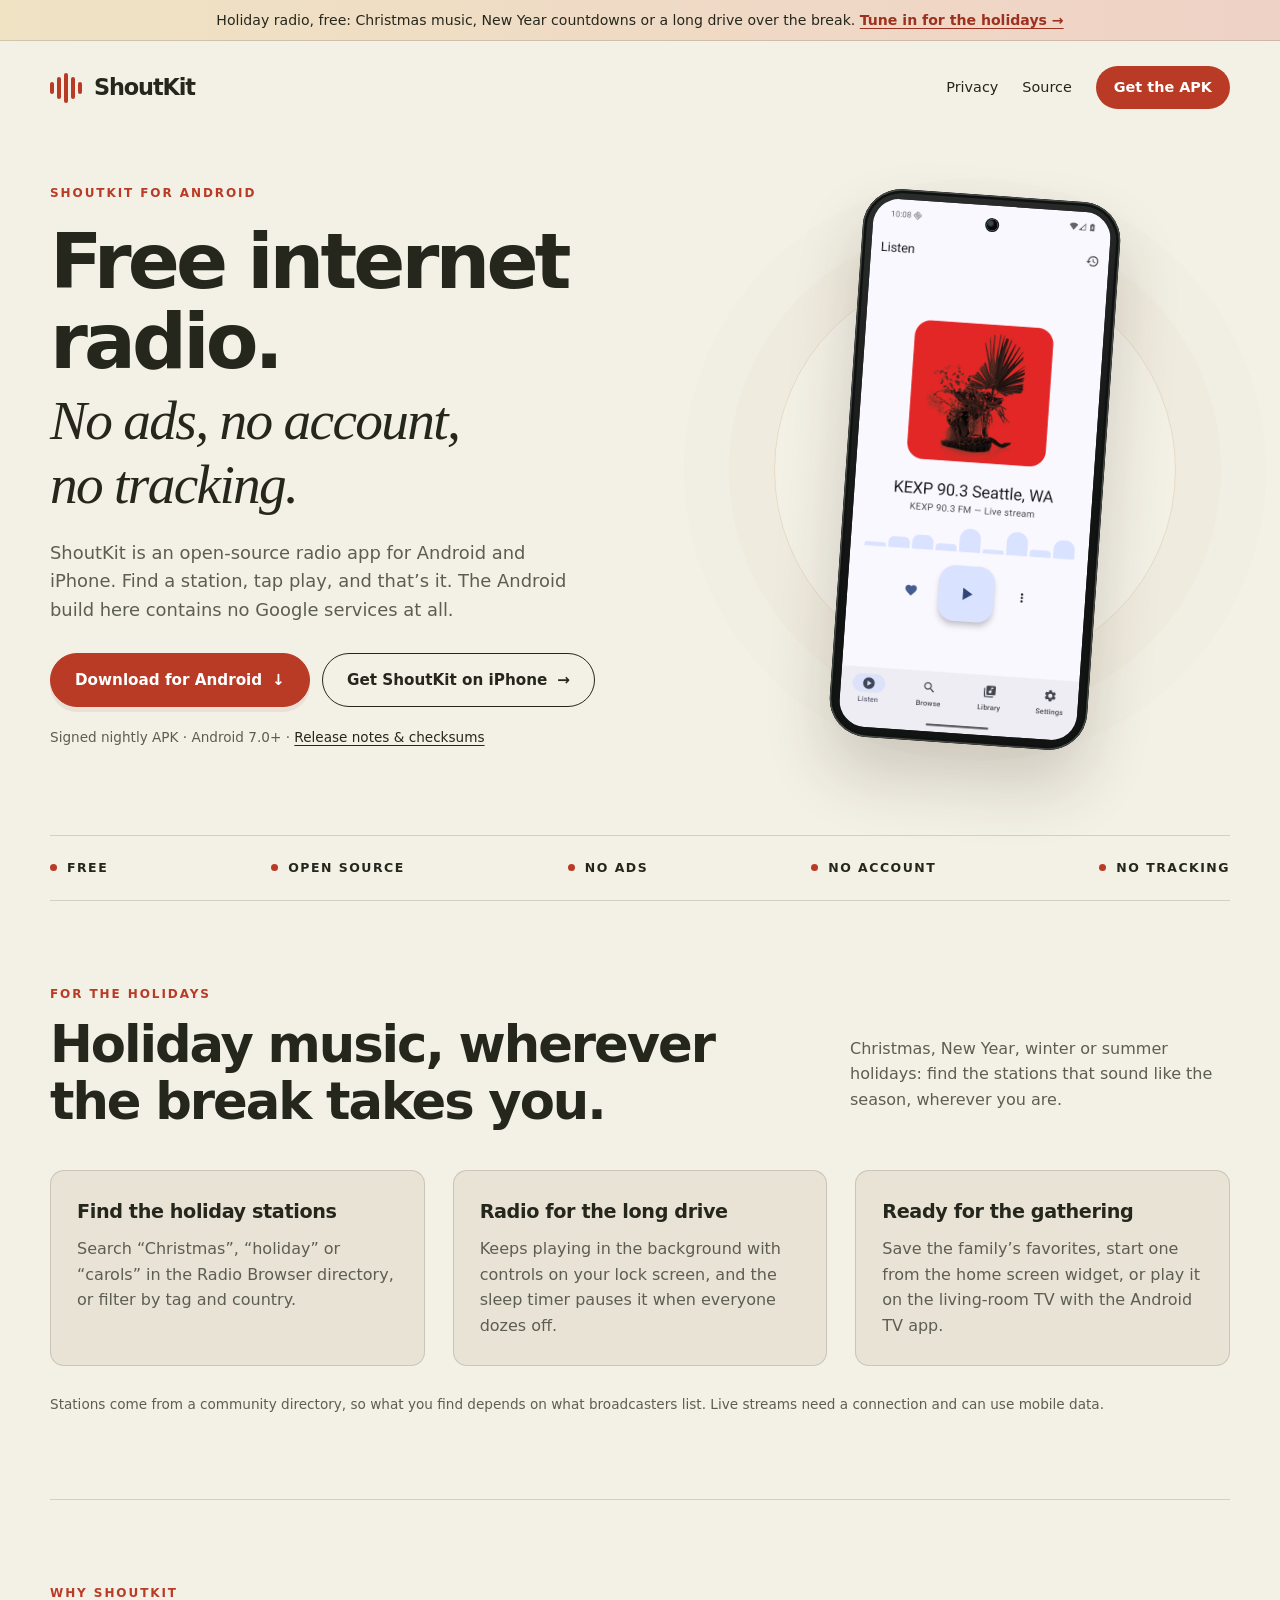
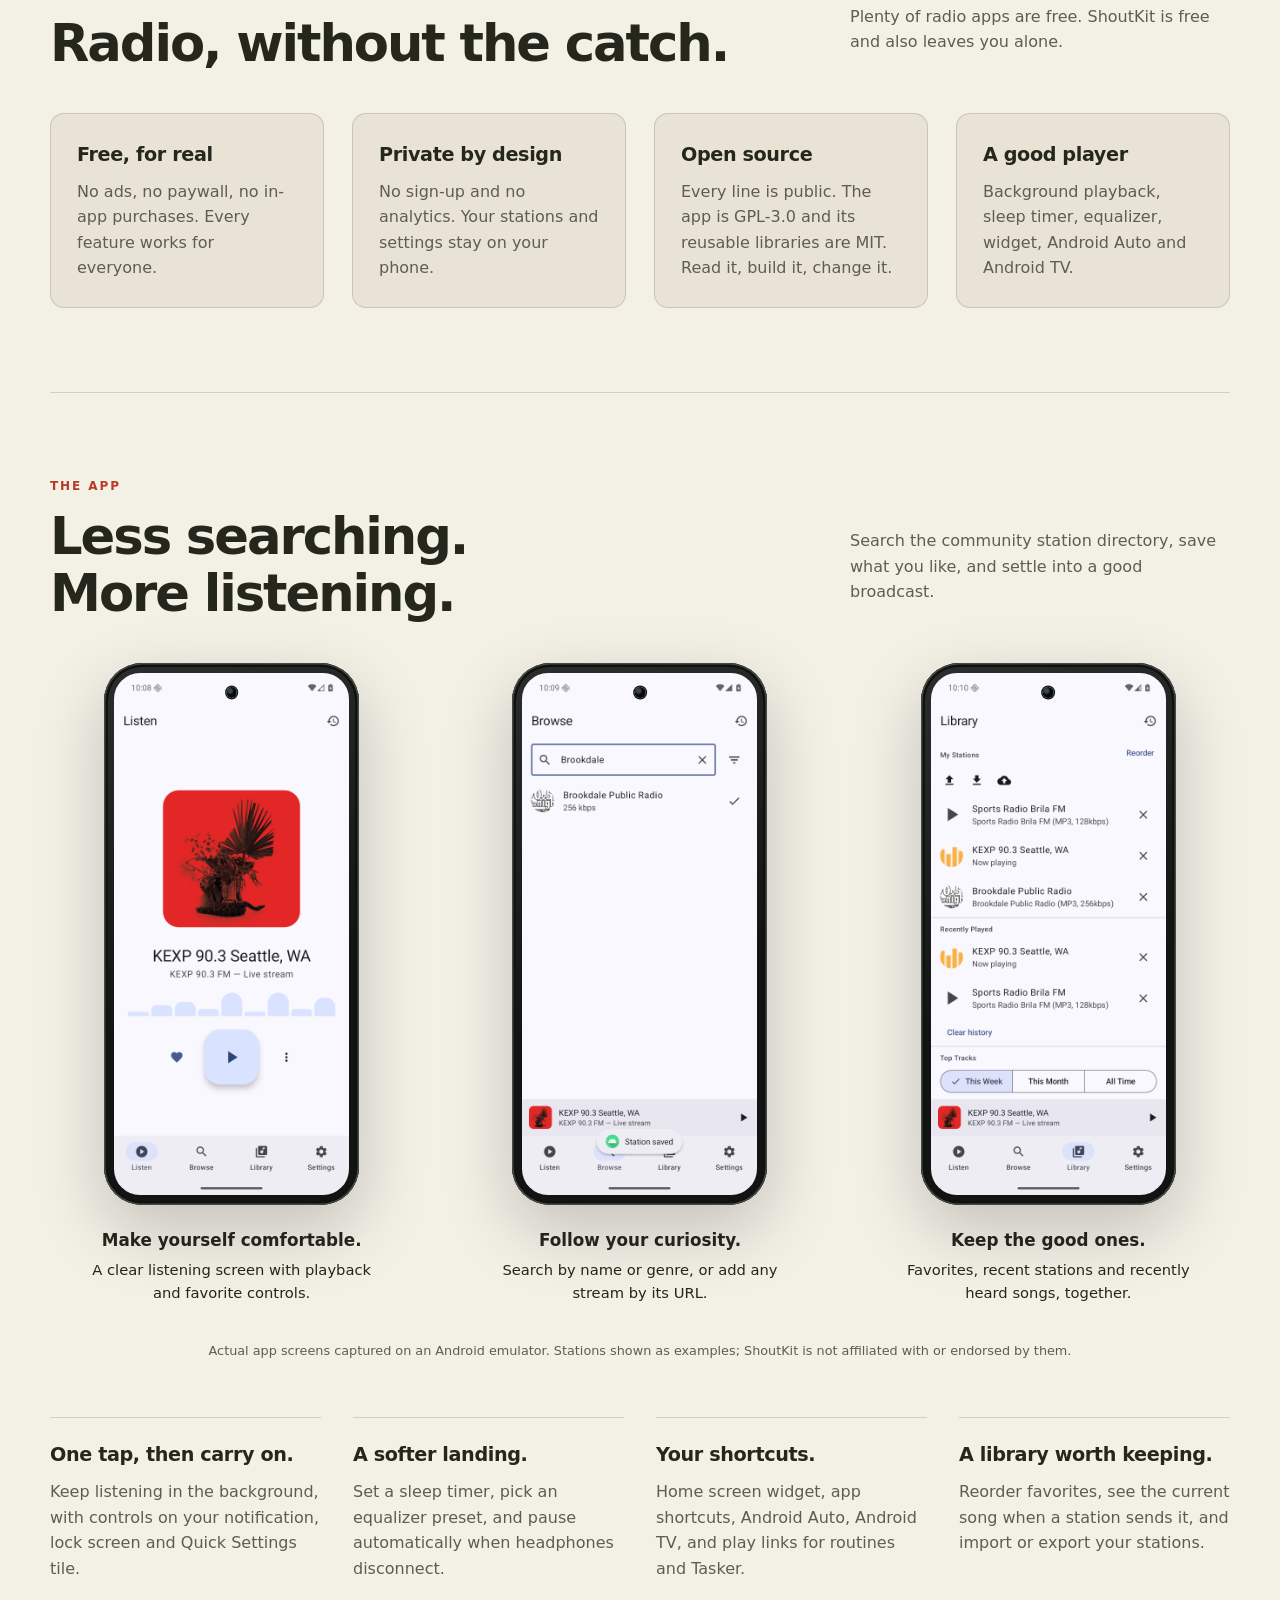
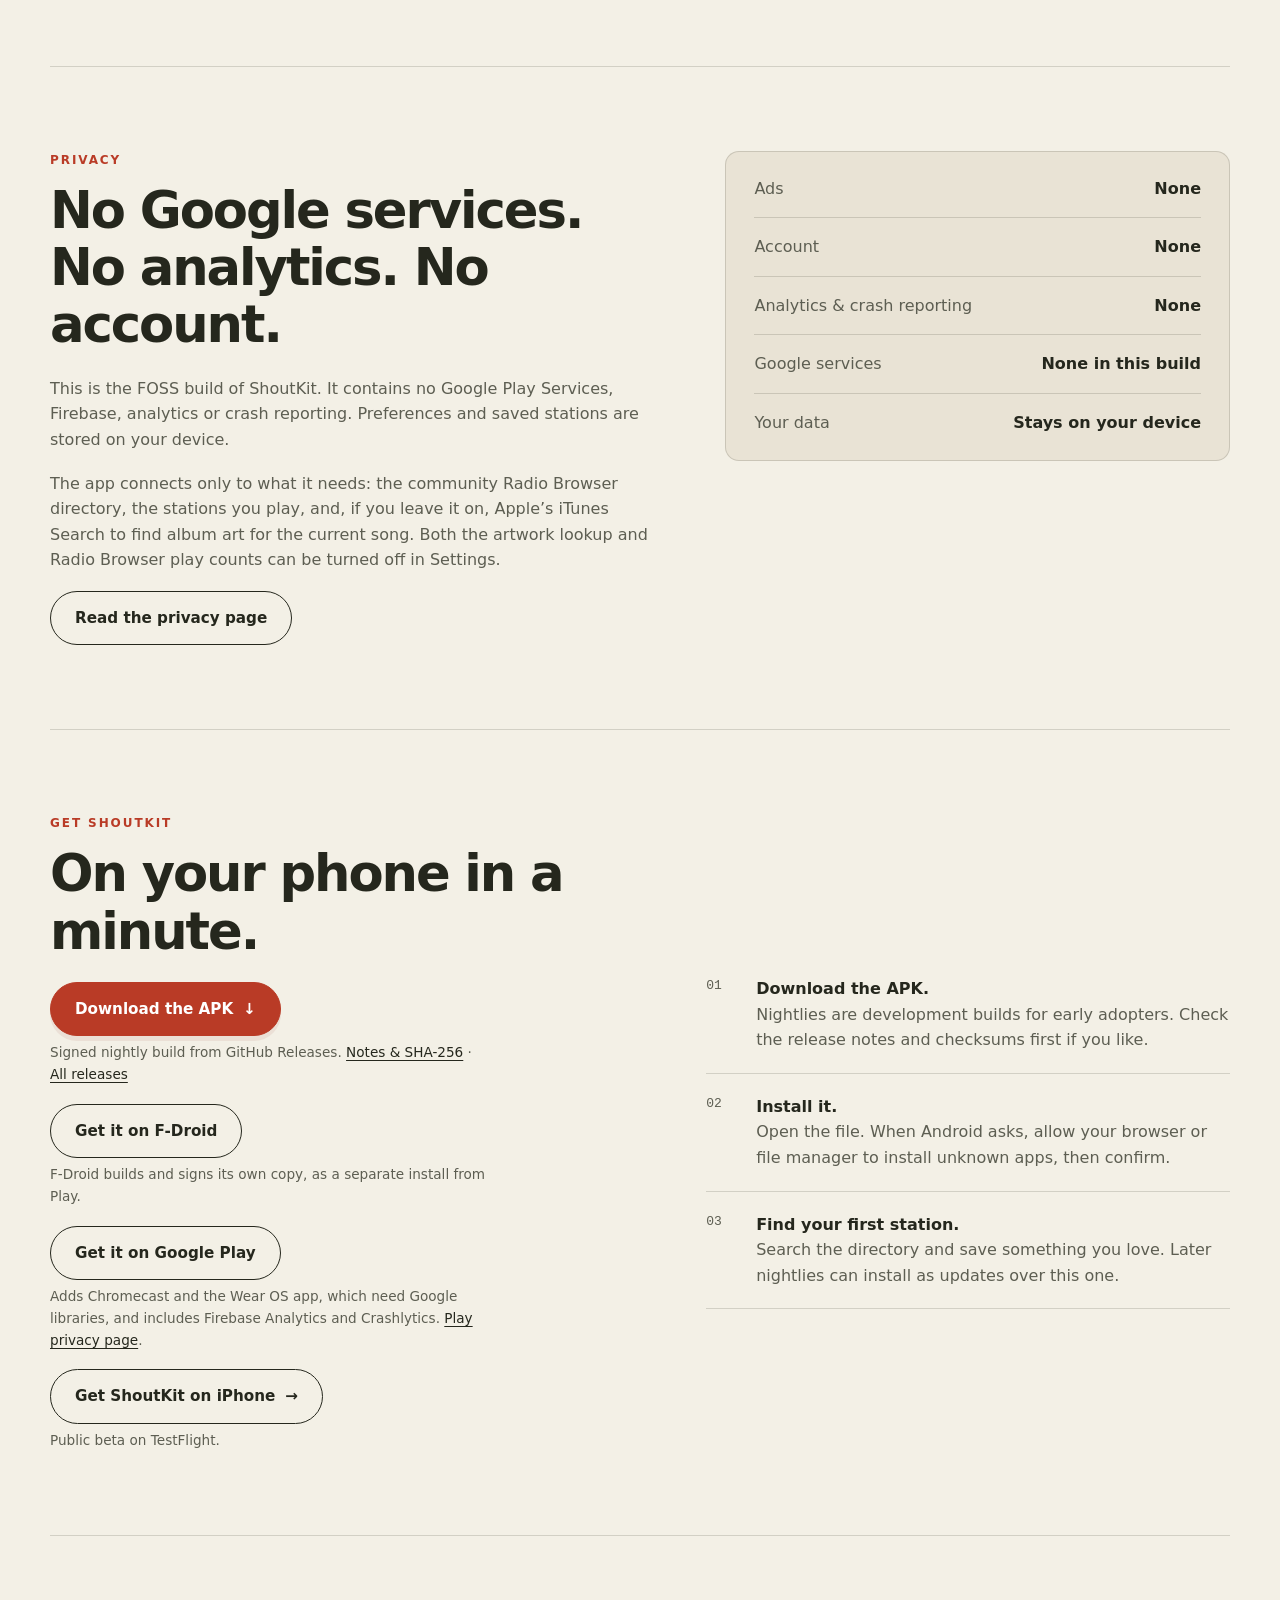
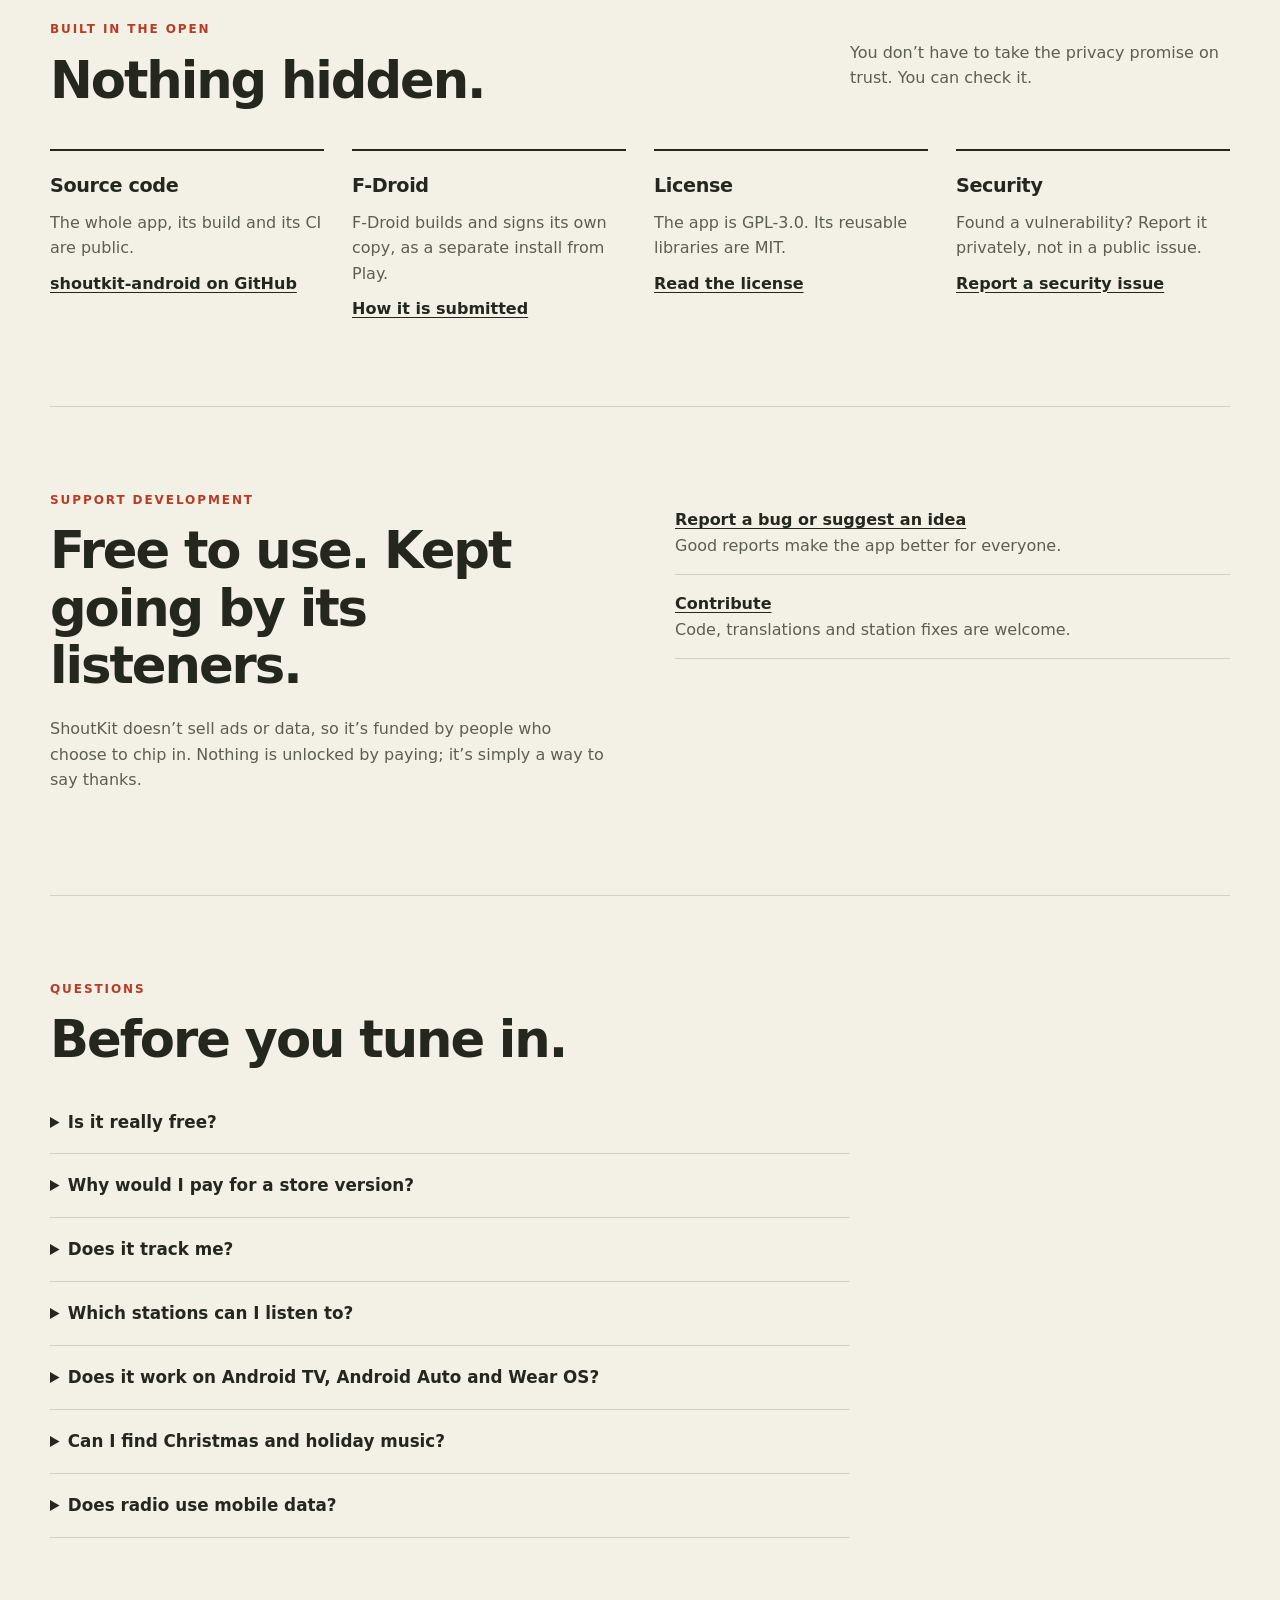
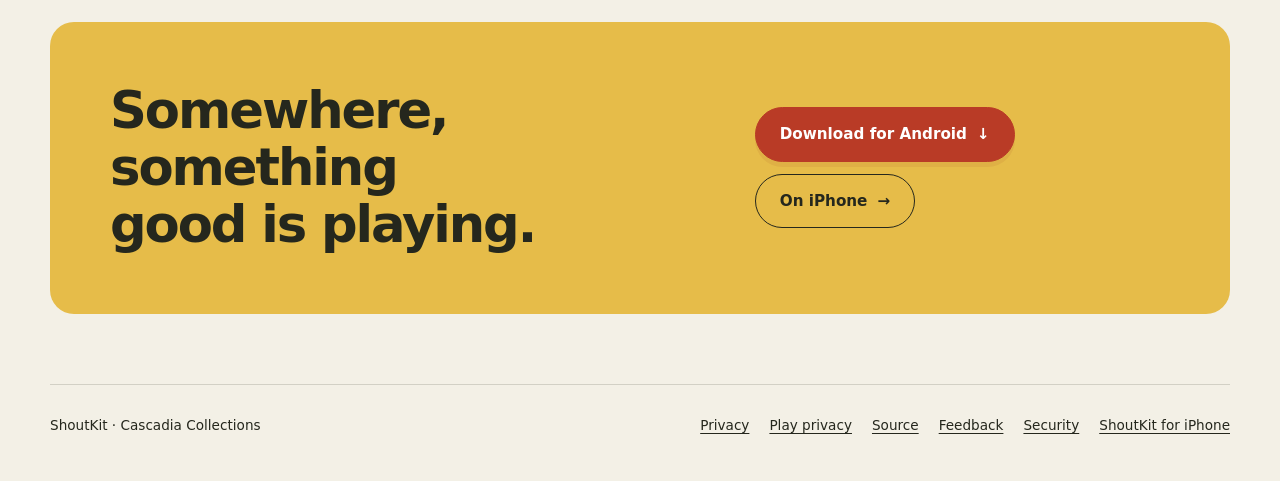
<file: index.html>
<!doctype html>
<html lang="en">
<head>
<meta charset="utf-8">
<meta name="viewport" content="width=device-width,initial-scale=1">
<title>ShoutKit for Android: free Christmas &amp; holiday radio, no ads</title>
<meta name="description" content="Free, open-source internet radio for Android. Search Christmas and holiday music stations from around the world, with no ads, no account and no tracking. The FOSS APK contains no Google services. Also on iPhone.">
<meta name="theme-color" content="#f3f0e6">
<link rel="canonical" href="https://cascadiacollections.github.io/shoutkit-android/">
<meta property="og:type" content="website">
<meta property="og:site_name" content="ShoutKit">
<meta property="og:locale" content="en_US">
<meta property="og:title" content="ShoutKit: free holiday radio, no ads, no tracking">
<meta property="og:description" content="Free, open-source internet radio for Android and iPhone. Find Christmas and holiday stations for the trip or the family gathering. No ads, no account, no tracking.">
<meta property="og:url" content="https://cascadiacollections.github.io/shoutkit-android/">
<meta property="og:image" content="https://cascadiacollections.github.io/shoutkit-android/assets/social.png">
<meta property="og:image:width" content="1200">
<meta property="og:image:height" content="630">
<meta property="og:image:alt" content="ShoutKit: free internet radio. No ads, no account, no tracking.">
<meta name="twitter:card" content="summary_large_image">
<meta name="twitter:title" content="ShoutKit: free holiday radio, no ads, no tracking">
<meta name="twitter:description" content="Free, open-source internet radio for Android and iPhone. Christmas and holiday stations, with no ads, no account and no tracking.">
<meta name="twitter:image:alt" content="ShoutKit: free internet radio. No ads, no account, no tracking.">
<meta name="twitter:image" content="https://cascadiacollections.github.io/shoutkit-android/assets/social.png">
<link rel="icon" href="assets/icon.svg" type="image/svg+xml">
<link rel="stylesheet" href="style.css">
<script type="application/ld+json">
{
 "@context": "https://schema.org",
 "@graph": [
  {
   "@type": "WebSite",
   "@id": "https://cascadiacollections.github.io/shoutkit-android/#website",
   "url": "https://cascadiacollections.github.io/shoutkit-android/",
   "name": "ShoutKit for Android",
   "description": "Free, open-source internet radio for Android and iPhone. No ads, no account, no tracking.",
   "inLanguage": "en-US"
  },
  {
   "@type": "MobileApplication",
   "@id": "https://cascadiacollections.github.io/shoutkit-android/#app",
   "name": "ShoutKit",
   "applicationCategory": "MultimediaApplication",
   "applicationSubCategory": "Internet radio player",
   "operatingSystem": "Android 7.0 or later",
   "url": "https://cascadiacollections.github.io/shoutkit-android/",
   "downloadUrl": "https://github.com/cascadiacollections/shoutkit-android/releases",
   "image": "https://cascadiacollections.github.io/shoutkit-android/assets/social.png",
   "screenshot": [
    "https://cascadiacollections.github.io/shoutkit-android/assets/listen.webp",
    "https://cascadiacollections.github.io/shoutkit-android/assets/search.webp",
    "https://cascadiacollections.github.io/shoutkit-android/assets/library.webp"
   ],
   "description": "Free, open-source internet radio for Android, as a signed FOSS APK with no Google services. Search stations from the Radio Browser community directory, including Christmas and holiday music. No ads, no account, no tracking.",
   "offers": {
    "@type": "Offer",
    "price": "0",
    "priceCurrency": "USD"
   },
   "isAccessibleForFree": true,
   "license": "https://github.com/cascadiacollections/shoutkit-android/blob/main/LICENSE",
   "sameAs": [
    "https://github.com/cascadiacollections/shoutkit-android"
   ],
   "author": {
    "@type": "Organization",
    "name": "Cascadia Collections",
    "url": "https://github.com/cascadiacollections"
   }
  },
  {
   "@type": "FAQPage",
   "@id": "https://cascadiacollections.github.io/shoutkit-android/#faq",
   "mainEntity": [
    {
     "@type": "Question",
     "name": "Is it really free?",
     "acceptedAnswer": {
      "@type": "Answer",
      "text": "Yes. No ads, no subscription and no in-app purchases. The app is open source under the GPL-3.0, and the build on this page is free and will stay free."
     }
    },
    {
     "@type": "Question",
     "name": "Why would I pay for a store version?",
     "acceptedAnswer": {
      "@type": "Answer",
      "text": "You don’t have to. Store pricing hasn’t been decided. If a store build ever costs something, you’d be paying for the convenience of installing and updating through that store, and helping fund development, not unlocking features. The differences between builds come from Google’s libraries. The Google Play build adds Chromecast and the Wear OS app, and includes Firebase Analytics and Crashlytics. What that build collects is on its privacy page, https://cascadiacollections.github.io/shoutkit-android/privacy/play/. The FOSS build on this page has none of them."
     }
    },
    {
     "@type": "Question",
     "name": "Does it track me?",
     "acceptedAnswer": {
      "@type": "Answer",
      "text": "No. There are no ads, no analytics, no crash reporting and no account. The app does talk to the services it needs: the Radio Browser directory (which by default is told when you start one of its stations, so popular stations rank higher), the stations you play, and Apple’s iTunes Search for album art. You can turn off the play counts and the artwork lookup in Settings. Details are on the privacy page."
     }
    },
    {
     "@type": "Question",
     "name": "Which stations can I listen to?",
     "acceptedAnswer": {
      "@type": "Answer",
      "text": "Thousands. Station search uses Radio Browser, a free, community-run directory that anyone can add to or correct. If a station isn’t listed, you can add it in ShoutKit by its stream URL."
     }
    },
    {
     "@type": "Question",
     "name": "Does it work on Android TV, Android Auto and Wear OS?",
     "acceptedAnswer": {
      "@type": "Answer",
      "text": "Android TV and Android Auto work in this build. Android Auto only shows apps installed outside Google Play after you turn on Unknown sources in its developer settings. The Wear OS companion and Chromecast need Google libraries, so they come with the Google Play build."
     }
    },
    {
     "@type": "Question",
     "name": "Can I find Christmas and holiday music?",
     "acceptedAnswer": {
      "@type": "Answer",
      "text": "Yes. Search for “Christmas”, “holiday” or “carols”, or open the filters to narrow by tag and country. Stations come from Radio Browser, so what you find depends on what broadcasters and volunteers have listed."
     }
    },
    {
     "@type": "Question",
     "name": "Does radio use mobile data?",
     "acceptedAnswer": {
      "@type": "Answer",
      "text": "Yes. Live streams need a connection and can use mobile data. Use Wi-Fi when you want to save your data allowance."
     }
    }
   ]
  }
 ]
}
</script>
<script>
// Every channel URL lives here. A channel shows on the page only while its URL
// is a confirmed https:// link; leave "" and its button stays hidden. The APK
// download is not here: the nightly workflow rewrites the data-nightly-download
// anchors, and nightly.js moves them to the latest tagged release once that
// release carries a signed APK.
window.SHOUTKIT_LINKS = {
  releases: "https://github.com/cascadiacollections/shoutkit-android/releases",
  fdroid: "",   // https://f-droid.org/packages/com.cascadiacollections.sir.foss/ once listed
  play: "",     // https://play.google.com/store/apps/details?id=com.cascadiacollections.sir once live
  sponsors: ""  // https://github.com/sponsors/KevinTCoughlin once the profile is live
};
</script>
</head>
<body>
<a class="skip" href="#main">Skip to content</a>
<!-- Black Friday / Cyber Monday: promo.js reveals this inside the window. Hidden with no JS. -->
<div class="bf-banner" id="bf-banner" role="region" aria-label="Black Friday and Cyber Monday" hidden>
<div class="bf-banner-inner">
<p>Black Friday through Cyber Monday: skip the checkout line. ShoutKit is free, with no ads, no account and no tracking.</p>
<div class="bf-banner-actions">
<a class="button primary" data-nightly-download href="https://github.com/cascadiacollections/shoutkit-android/releases/download/nightly-46118397986-1/shoutkit-android-nightly.apk">Download for Android <span aria-hidden="true">↓</span></a>
<button type="button" class="bf-dismiss" data-promo-dismiss aria-label="Dismiss Black Friday promotion">Dismiss</button>
</div>
</div>
</div>
<!-- Holiday promo: hides itself after data-until (script at the end of the page). -->
<div class="promo-bar" id="promo-bar" data-until="2027-01-07">Holiday radio, free: Christmas music, New Year countdowns or a long drive over the break. <a href="#holidays">Tune in for the holidays →</a></div>
<div class="wrap">
<nav aria-label="Main">
<a class="brand" href="./">
<span class="brandmark" aria-hidden="true">
<i>
</i>
<i>
</i>
<i>
</i>
<i>
</i>
<i>
</i>
</span>ShoutKit</a>
<div class="navlinks">
<a class="opt" href="#privacy">Privacy</a>
<a class="opt" href="https://github.com/cascadiacollections/shoutkit-android">Source</a>
<a class="navdownload" data-nightly-download href="https://github.com/cascadiacollections/shoutkit-android/releases/download/nightly-46118397986-1/shoutkit-android-nightly.apk">Get the APK</a>
</div>
</nav>
<main id="main">
<div class="hero">
<div>
<p class="eyebrow">ShoutKit for Android</p>
<h1>Free internet radio.<br>
<span>No ads, no account, no&nbsp;tracking.</span>
</h1>
<p class="intro muted">ShoutKit is an open-source radio app for Android and iPhone. Find a station, tap play, and that’s it. The Android build here contains no Google services at all.</p>
<div class="buttons">
<a class="button primary" data-nightly-download href="https://github.com/cascadiacollections/shoutkit-android/releases/download/nightly-46118397986-1/shoutkit-android-nightly.apk">Download for Android <span aria-hidden="true">↓</span>
</a>
<a class="button" href="https://cascadiacollections.github.io/shoutkit/">Get ShoutKit on iPhone <span aria-hidden="true">→</span>
</a>
</div>
<p class="small muted"><span data-release-text="Signed release {version}">Signed nightly APK</span> · Android 7.0+ · <a class="inline" data-nightly-notes href="https://github.com/cascadiacollections/shoutkit-android/releases/tag/nightly-46118397986-1">Release notes &amp; checksums</a></p>
</div>
<div class="heroart">
<div class="phone">
<img src="assets/listen.webp" alt="ShoutKit playing KEXP 90.3 Seattle, with play, favorite and menu controls" width="1080" height="2400" fetchpriority="high">
</div>
</div>
</div>
<ul class="signal">
<li>Free</li>
<li>Open source</li>
<li>No ads</li>
<li>No account</li>
<li>No tracking</li>
</ul>
<section id="bf-promo" aria-labelledby="bf-promo-title" hidden>
<p class="eyebrow">Black Friday through Cyber Monday</p>
<h2 id="bf-promo-title">Skip the checkout line.</h2>
<p class="muted bf-lead">The Android build on this page is free to download and free to keep. No ads, no account and no tracking. Stations and settings stay on your phone.</p>
<a class="button primary" data-nightly-download href="https://github.com/cascadiacollections/shoutkit-android/releases/download/nightly-46118397986-1/shoutkit-android-nightly.apk">Download for Android <span aria-hidden="true">↓</span></a>
</section>
<section id="holidays" class="holiday" aria-labelledby="holidays-title">
<div class="sectionhead">
<div>
<p class="eyebrow">For the holidays</p>
<h2 id="holidays-title">Holiday music, wherever the break takes you.</h2>
</div>
<p class="muted">Christmas, New Year, winter or summer holidays: find the stations that sound like the season, wherever you are.</p>
</div>
<div class="benefits holidaygrid">
<article>
<h3>Find the holiday stations</h3>
<p class="muted">Search “Christmas”, “holiday” or “carols” in the Radio Browser directory, or filter by tag and country.</p>
</article>
<article>
<h3>Radio for the long drive</h3>
<p class="muted">Keeps playing in the background with controls on your lock screen, and the sleep timer pauses it when everyone dozes off.</p>
</article>
<article>
<h3>Ready for the gathering</h3>
<p class="muted">Save the family’s favorites, start one from the home screen widget, or play it on the living-room TV with the Android TV app.</p>
</article>
</div>
<p class="small muted holidaynote">Stations come from a community directory, so what you find depends on what broadcasters list. Live streams need a connection and can use mobile data.</p>
</section>
<section id="why" aria-labelledby="why-title">
<div class="sectionhead">
<div>
<p class="eyebrow">Why ShoutKit</p>
<h2 id="why-title">Radio, without the catch.</h2>
</div>
<p class="muted">Plenty of radio apps are free. ShoutKit is free and also leaves you alone.</p>
</div>
<div class="benefits">
<article>
<h3>Free, for real</h3>
<p class="muted">No ads, no paywall, no in-app purchases. Every feature works for everyone.</p>
</article>
<article>
<h3>Private by design</h3>
<p class="muted">No sign-up and no analytics. Your stations and settings stay on your phone.</p>
</article>
<article>
<h3>Open source</h3>
<p class="muted">Every line is public. The app is GPL-3.0 and its reusable libraries are MIT. Read it, build it, change it.</p>
</article>
<article>
<h3>A good player</h3>
<p class="muted">Background playback, sleep timer, equalizer, widget, Android Auto and Android TV.</p>
</article>
</div>
</section>
<section id="experience" aria-labelledby="experience-title">
<div class="sectionhead">
<div>
<p class="eyebrow">The app</p>
<h2 id="experience-title">Less searching.<br>More listening.</h2>
</div>
<p class="muted">Search the community station directory, save what you like, and settle into a good broadcast.</p>
</div>
<div class="gallery">
<figure>
<div class="phone">
<img src="assets/listen.webp" alt="ShoutKit Listen screen tuned to KEXP 90.3 Seattle" width="1080" height="2400" loading="lazy">
</div>
<figcaption>
<strong>Make yourself comfortable.</strong>A clear listening screen with playback and favorite controls.</figcaption>
</figure>
<figure>
<div class="phone">
<img src="assets/search.webp" alt="ShoutKit Browse search result for Brookdale Public Radio" width="1080" height="2400" loading="lazy">
</div>
<figcaption>
<strong>Follow your curiosity.</strong>Search by name or genre, or add any stream by its URL.</figcaption>
</figure>
<figure>
<div class="phone">
<img src="assets/library.webp" alt="ShoutKit Library with KEXP and Brookdale Public Radio saved" width="1080" height="2400" loading="lazy">
</div>
<figcaption>
<strong>Keep the good ones.</strong>Favorites, recent stations and recently heard songs, together.</figcaption>
</figure>
</div>
<p class="shotnote">Actual app screens captured on an Android emulator. Stations shown as examples; ShoutKit is not affiliated with or endorsed by them.</p>
<div class="featuregrid">
<article>
<h3>One tap, then carry on.</h3>
<p class="muted">Keep listening in the background, with controls on your notification, lock screen and Quick Settings tile.</p>
</article>
<article>
<h3>A softer landing.</h3>
<p class="muted">Set a sleep timer, pick an equalizer preset, and pause automatically when headphones disconnect.</p>
</article>
<article>
<h3>Your shortcuts.</h3>
<p class="muted">Home screen widget, app shortcuts, Android Auto, Android TV, and play links for routines and Tasker.</p>
</article>
<article>
<h3>A library worth keeping.</h3>
<p class="muted">Reorder favorites, see the current song when a station sends it, and import or export your stations.</p>
</article>
</div>
</section>
<section id="privacy" class="open" aria-labelledby="privacy-title">
<div>
<p class="eyebrow">Privacy</p>
<h2 id="privacy-title">No Google services. No analytics. No account.</h2>
<p class="muted">This is the FOSS build of ShoutKit. It contains no Google Play Services, Firebase, analytics or crash reporting. Preferences and saved stations are stored on your device.</p>
<p class="muted">The app connects only to what it needs: the community Radio Browser directory, the stations you play, and, if you leave it on, Apple’s iTunes Search to find album art for the current song. Both the artwork lookup and Radio Browser play counts can be turned off in Settings.</p>
<a class="button" href="privacy/">Read the privacy page</a>
</div>
<ul class="facts">
<li><span>Ads</span>None</li>
<li><span>Account</span>None</li>
<li><span>Analytics &amp; crash reporting</span>None</li>
<li><span>Google services</span>None in this build</li>
<li><span>Your data</span>Stays on your device</li>
</ul>
</section>
<section id="download" class="install" aria-labelledby="download-title">
<div>
<p class="eyebrow">Get ShoutKit</p>
<h2 id="download-title">On your phone in a minute.</h2>
<ul class="stores">
<li>
<a class="button primary" data-nightly-download href="https://github.com/cascadiacollections/shoutkit-android/releases/download/nightly-46118397986-1/shoutkit-android-nightly.apk">Download the APK <span aria-hidden="true">↓</span></a>
<span class="small muted"><span data-release-text="Signed release {version} from GitHub Releases.">Signed nightly build from GitHub Releases.</span> <a class="inline" data-nightly-notes href="https://github.com/cascadiacollections/shoutkit-android/releases/tag/nightly-46118397986-1">Notes &amp; SHA-256</a><span data-link="releases" hidden> · <a class="inline" data-link="releases">All releases</a></span></span>
</li>
<li data-link="fdroid" hidden>
<a class="button" data-link="fdroid">Get it on F-Droid</a>
<span class="small muted">F-Droid builds and signs its own copy, as a separate install from Play.</span>
</li>
<li data-link="play" hidden>
<a class="button" data-link="play">Get it on Google Play</a>
<span class="small muted">Adds Chromecast and the Wear OS app, which need Google libraries, and includes Firebase Analytics and Crashlytics. <a class="inline" href="privacy/play/">Play privacy page</a>.</span>
</li>
<li>
<a class="button" href="https://cascadiacollections.github.io/shoutkit/">Get ShoutKit on iPhone <span aria-hidden="true">→</span></a>
<span class="small muted">Public beta on TestFlight.</span>
</li>
</ul>
</div>
<ol class="steps">
<li>
<strong>Download the APK.</strong>
<span class="muted" data-release-text="Check the release notes and checksums first if you like.">Nightlies are development builds for early adopters. Check the release notes and checksums first if you like.</span>
</li>
<li>
<strong>Install it.</strong>
<span class="muted">Open the file. When Android asks, allow your browser or file manager to install unknown apps, then confirm.</span>
</li>
<li>
<strong>Find your first station.</strong>
<span class="muted" data-release-text="Search the directory and save something you love. Later releases install as updates over this one.">Search the directory and save something you love. Later nightlies can install as updates over this one.</span>
</li>
</ol>
</section>
<section id="open" aria-labelledby="open-title">
<div class="sectionhead">
<div>
<p class="eyebrow">Built in the open</p>
<h2 id="open-title">Nothing hidden.</h2>
</div>
<p class="muted">You don’t have to take the privacy promise on trust. You can check it.</p>
</div>
<ul class="opengrid">
<li>
<h3>Source code</h3>
<p class="muted">The whole app, its build and its CI are public.</p>
<a href="https://github.com/cascadiacollections/shoutkit-android">shoutkit-android on GitHub</a>
</li>
<li>
<h3>F-Droid</h3>
<p class="muted">F-Droid builds and signs its own copy, as a separate install from Play.</p>
<a href="https://github.com/cascadiacollections/shoutkit-android/blob/main/docs/fdroid-submission.md">How it is submitted</a>
</li>
<li>
<h3>License</h3>
<p class="muted">The app is GPL-3.0. Its reusable libraries are MIT.</p>
<a href="https://github.com/cascadiacollections/shoutkit-android/blob/main/LICENSE">Read the license</a>
</li>
<li>
<h3>Security</h3>
<p class="muted">Found a vulnerability? Report it privately, not in a public issue.</p>
<a href="https://github.com/cascadiacollections/shoutkit-android/security/advisories/new">Report a security issue</a>
</li>
</ul>
</section>
<section id="support" class="support" aria-labelledby="support-title">
<div>
<p class="eyebrow">Support development</p>
<h2 id="support-title">Free to use. Kept going by its listeners.</h2>
<p class="muted">ShoutKit doesn’t sell ads or data, so it’s funded by people who choose to chip in. Nothing is unlocked by paying; it’s simply a way to say thanks.</p>
</div>
<ul class="supportlist">
<li data-link="sponsors" hidden><a data-link="sponsors">Sponsor on GitHub</a> <span class="muted">Monthly or one-time.</span></li>
<li data-link="play" hidden><strong>Use the Google Play build.</strong> <span class="muted">Installing from Google Play is another way to support development.</span></li>
<li><a href="https://github.com/cascadiacollections/shoutkit-android/issues">Report a bug or suggest an idea</a> <span class="muted">Good reports make the app better for everyone.</span></li>
<li><a href="https://github.com/cascadiacollections/shoutkit-android/blob/main/CONTRIBUTING.md">Contribute</a> <span class="muted">Code, translations and station fixes are welcome.</span></li>
</ul>
</section>
<section id="faq" aria-labelledby="faq-title">
<div class="faq">
<p class="eyebrow">Questions</p>
<h2 id="faq-title">Before you tune in.</h2>
<details>
<summary>Is it really free?</summary>
<p class="muted">Yes. No ads, no subscription and no in-app purchases. The app is open source under the GPL-3.0, and the build on this page is free and will stay free.</p>
</details>
<details>
<summary>Why would I pay for a store version?</summary>
<p class="muted">You don’t have to. Store pricing hasn’t been decided. If a store build ever costs something, you’d be paying for the convenience of installing and updating through that store, and helping fund development, not unlocking features. The differences between builds come from Google’s libraries. The Google Play build adds Chromecast and the Wear OS app, and includes Firebase Analytics and Crashlytics. What that build collects is on its <a href="privacy/play/">privacy page</a>. The FOSS build on this page has none of them.</p>
</details>
<details>
<summary>Does it track me?</summary>
<p class="muted">No. There are no ads, no analytics, no crash reporting and no account. The app does talk to the services it needs: the Radio Browser directory (which by default is told when you start one of its stations, so popular stations rank higher), the stations you play, and Apple’s iTunes Search for album art. You can turn off the play counts and the artwork lookup in Settings. Details are on the <a href="privacy/">privacy page</a>.</p>
</details>
<details>
<summary>Which stations can I listen to?</summary>
<p class="muted">Thousands. Station search uses <a href="https://www.radio-browser.info">Radio Browser</a>, a free, community-run directory that anyone can add to or correct. If a station isn’t listed, you can add it in ShoutKit by its stream URL.</p>
</details>
<details>
<summary>Does it work on Android TV, Android Auto and Wear OS?</summary>
<p class="muted">Android TV and Android Auto work in this build. Android Auto only shows apps installed outside Google Play after you turn on Unknown sources in its developer settings. The Wear OS companion and Chromecast need Google libraries, so they come with the Google Play build.</p>
</details>
<details>
<summary>Can I find Christmas and holiday music?</summary>
<p class="muted">Yes. Search for “Christmas”, “holiday” or “carols”, or open the filters to narrow by tag and country. Stations come from <a href="https://www.radio-browser.info">Radio Browser</a>, so what you find depends on what broadcasters and volunteers have listed.</p>
</details>
<details>
<summary>Does radio use mobile data?</summary>
<p class="muted">Yes. Live streams need a connection and can use mobile data. Use Wi-Fi when you want to save your data allowance.</p>
</details>
</div>
</section>
<div class="closing">
<h2>Somewhere, something<br>good is playing.</h2>
<div class="closingbuttons">
<a class="button primary" data-nightly-download href="https://github.com/cascadiacollections/shoutkit-android/releases/download/nightly-46118397986-1/shoutkit-android-nightly.apk">Download for Android <span aria-hidden="true">↓</span></a>
<a class="button" href="https://cascadiacollections.github.io/shoutkit/">On iPhone <span aria-hidden="true">→</span></a>
</div>
</div>
</main>
<footer>
<span>ShoutKit · Cascadia Collections</span>
<div>
<a href="privacy/">Privacy</a>
<a href="privacy/play/">Play privacy</a>
<a href="https://github.com/cascadiacollections/shoutkit-android">Source</a>
<a href="https://github.com/cascadiacollections/shoutkit-android/issues">Feedback</a>
<a href="https://github.com/cascadiacollections/shoutkit-android/security/advisories/new">Security</a>
<a href="https://cascadiacollections.github.io/shoutkit/">ShoutKit for iPhone</a>
</div>
</footer>
</div>
<script>
// Hide the holiday promo bar once its data-until date has passed.
(() => {
  const bar = document.getElementById("promo-bar");
  if (bar && new Date() >= new Date(bar.dataset.until + "T00:00:00")) bar.hidden = true;
})();
</script>
<script src="promo.js"></script>
<script src="nightly.js" defer>
</script>
<script src="links.js" defer>
</script>
</body>
</html>
</file>
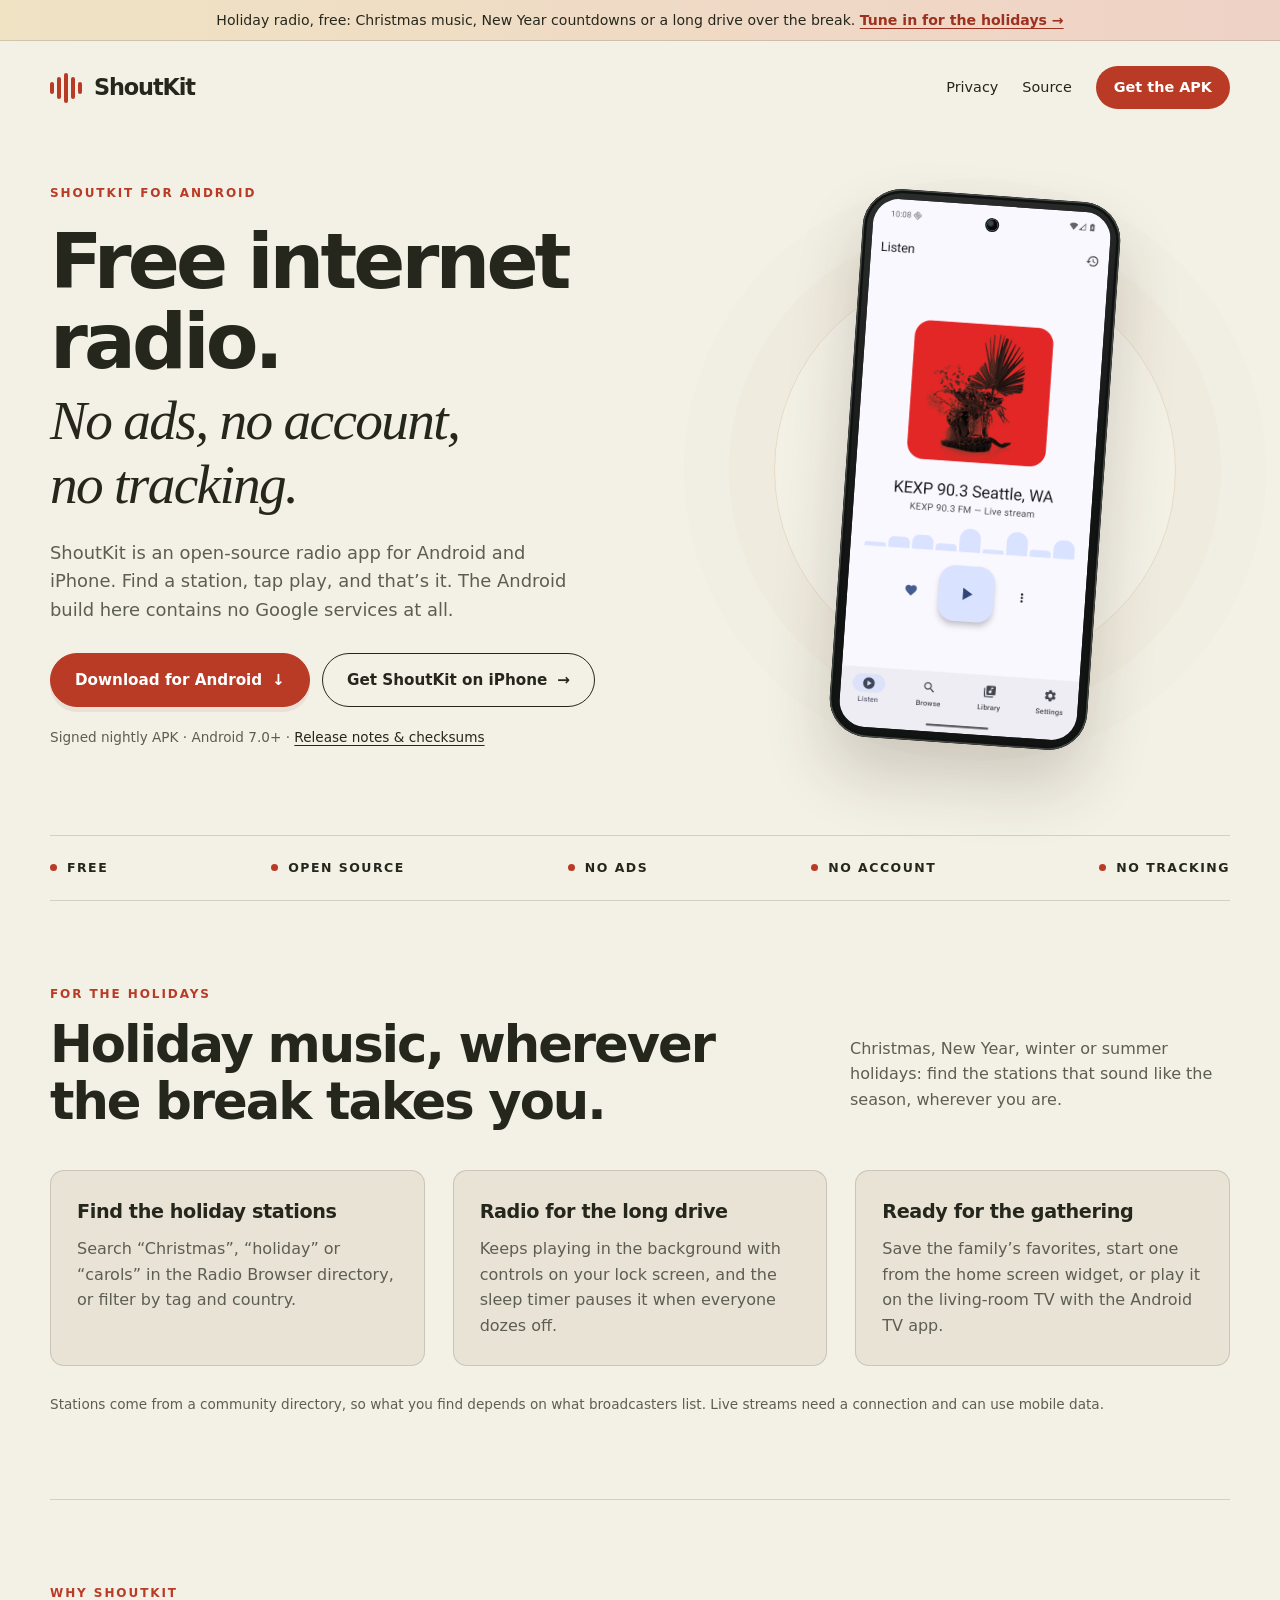
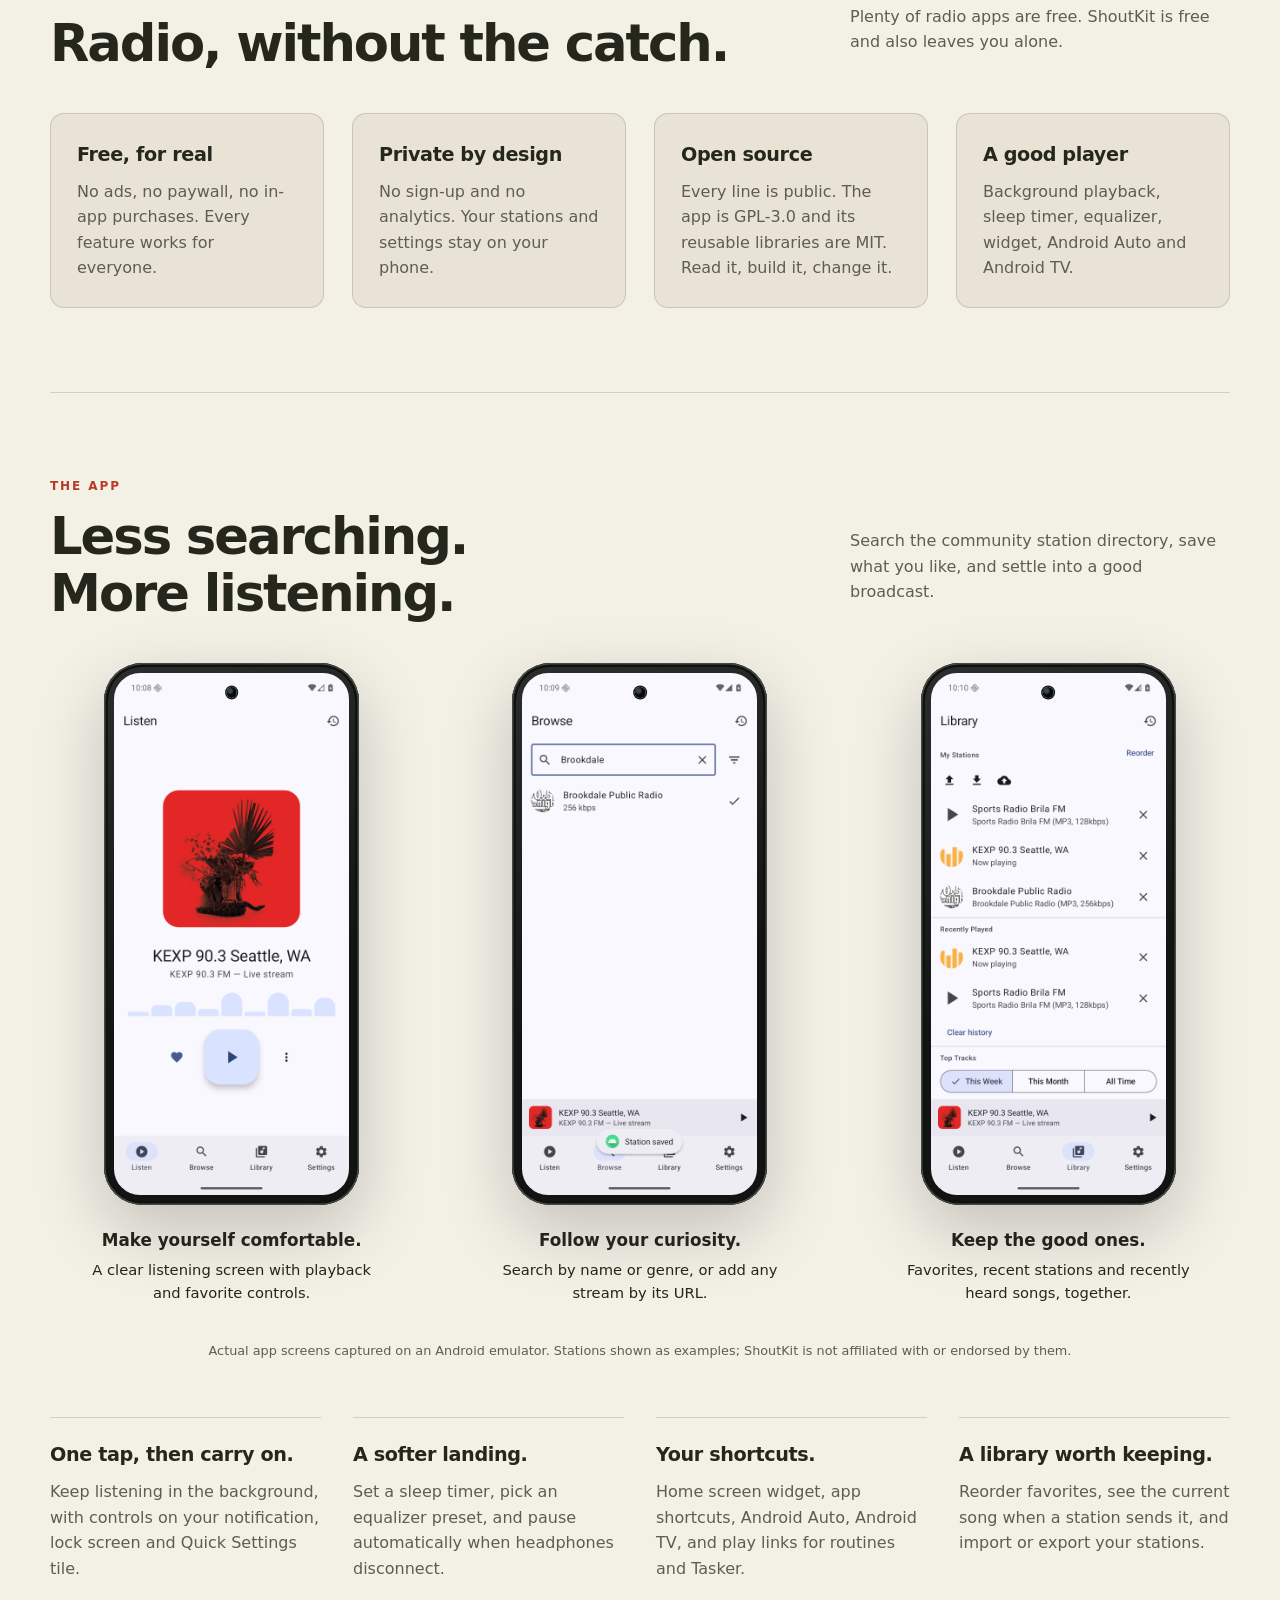
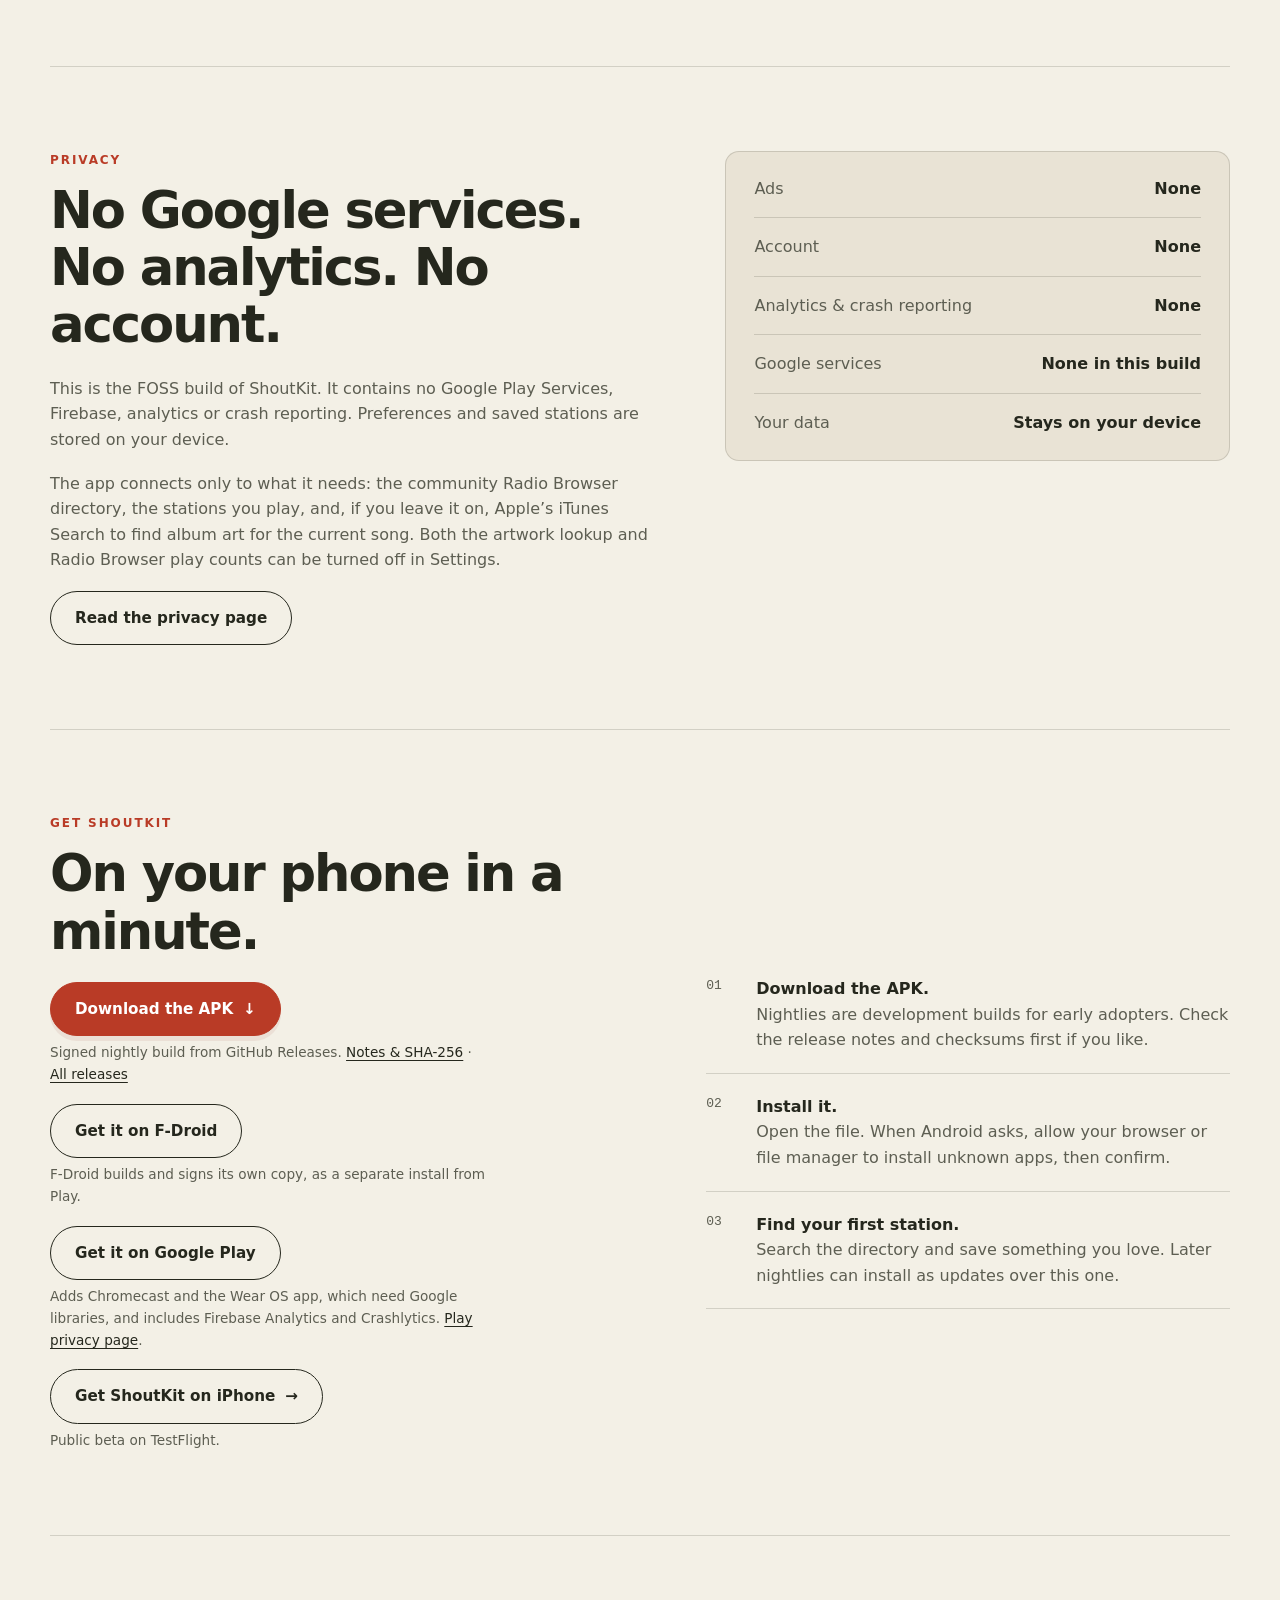
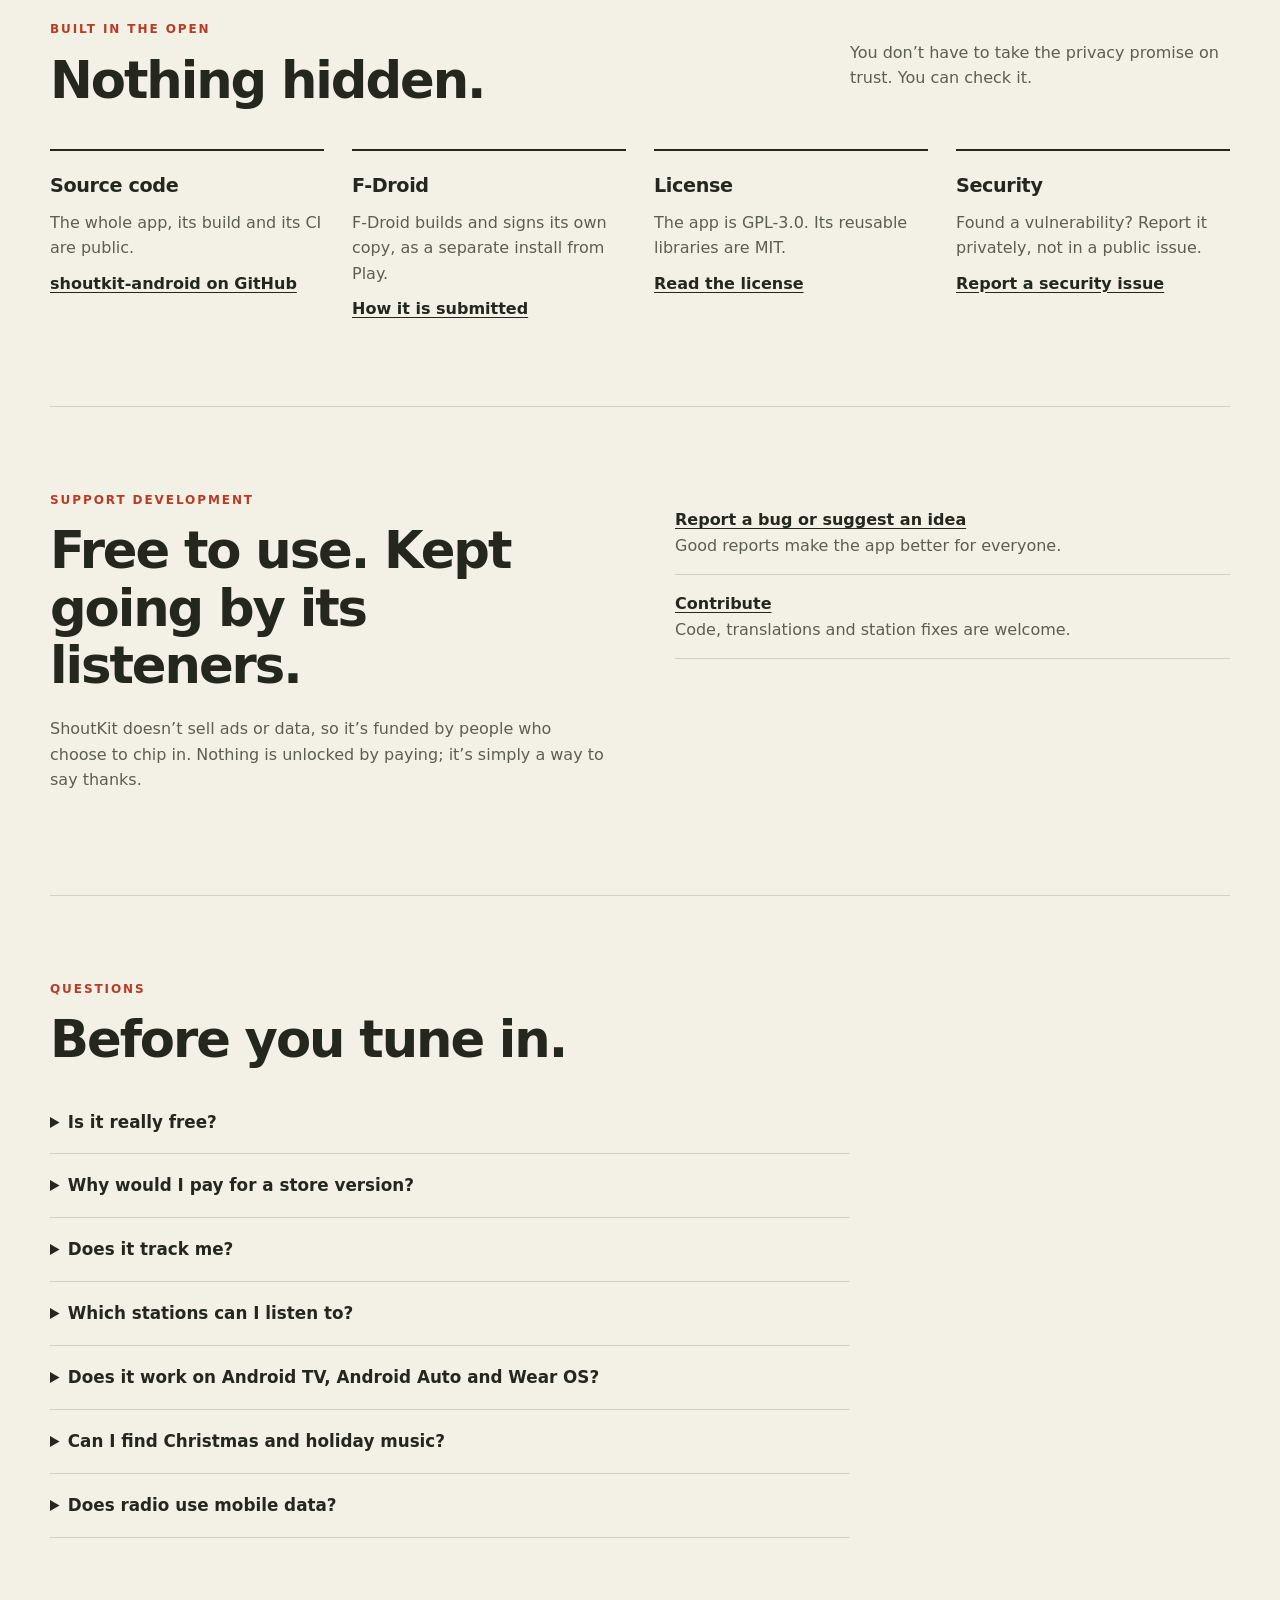
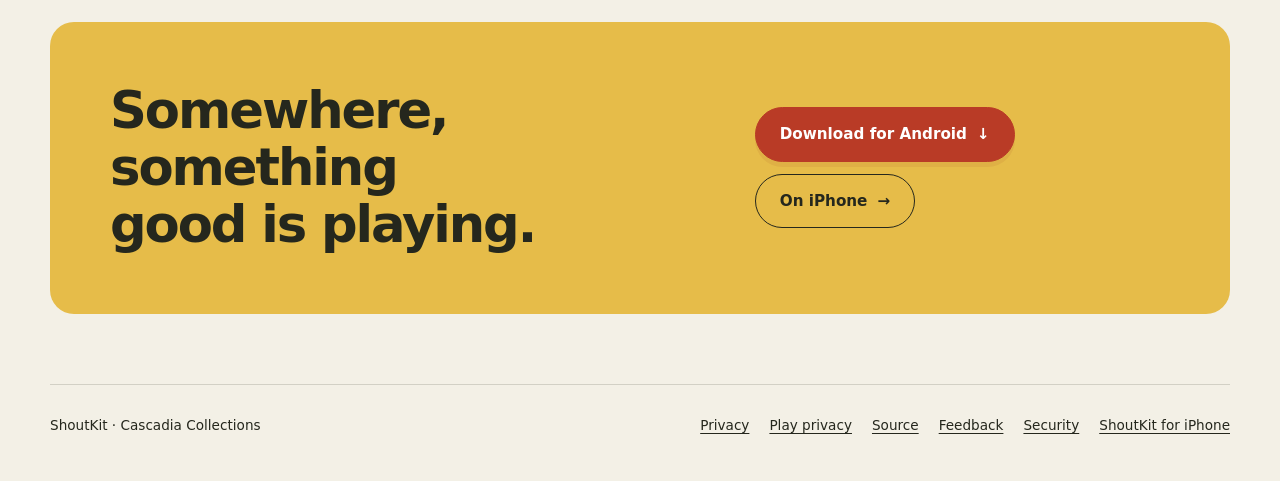
<file: docs/index.html>
<!doctype html>
<html lang="en">
<head>
<meta charset="utf-8">
<meta name="viewport" content="width=device-width,initial-scale=1">
<title>ShoutKit for Android: free Christmas &amp; holiday radio, no ads</title>
<meta name="description" content="Free, open-source internet radio for Android. Search Christmas and holiday music stations from around the world, with no ads, no account and no tracking. The FOSS APK contains no Google services. Also on iPhone.">
<meta name="theme-color" content="#f3f0e6">
<link rel="canonical" href="https://cascadiacollections.github.io/shoutkit-android/">
<meta property="og:type" content="website">
<meta property="og:site_name" content="ShoutKit">
<meta property="og:locale" content="en_US">
<meta property="og:title" content="ShoutKit: free holiday radio, no ads, no tracking">
<meta property="og:description" content="Free, open-source internet radio for Android and iPhone. Find Christmas and holiday stations for the trip or the family gathering. No ads, no account, no tracking.">
<meta property="og:url" content="https://cascadiacollections.github.io/shoutkit-android/">
<meta property="og:image" content="https://cascadiacollections.github.io/shoutkit-android/assets/social.png">
<meta property="og:image:width" content="1200">
<meta property="og:image:height" content="630">
<meta property="og:image:alt" content="ShoutKit: free internet radio. No ads, no account, no tracking.">
<meta name="twitter:card" content="summary_large_image">
<meta name="twitter:title" content="ShoutKit: free holiday radio, no ads, no tracking">
<meta name="twitter:description" content="Free, open-source internet radio for Android and iPhone. Christmas and holiday stations, with no ads, no account and no tracking.">
<meta name="twitter:image:alt" content="ShoutKit: free internet radio. No ads, no account, no tracking.">
<meta name="twitter:image" content="https://cascadiacollections.github.io/shoutkit-android/assets/social.png">
<link rel="icon" href="assets/icon.svg" type="image/svg+xml">
<link rel="stylesheet" href="style.css">
<script type="application/ld+json">
{
 "@context": "https://schema.org",
 "@graph": [
  {
   "@type": "WebSite",
   "@id": "https://cascadiacollections.github.io/shoutkit-android/#website",
   "url": "https://cascadiacollections.github.io/shoutkit-android/",
   "name": "ShoutKit for Android",
   "description": "Free, open-source internet radio for Android and iPhone. No ads, no account, no tracking.",
   "inLanguage": "en-US"
  },
  {
   "@type": "MobileApplication",
   "@id": "https://cascadiacollections.github.io/shoutkit-android/#app",
   "name": "ShoutKit",
   "applicationCategory": "MultimediaApplication",
   "applicationSubCategory": "Internet radio player",
   "operatingSystem": "Android 7.0 or later",
   "url": "https://cascadiacollections.github.io/shoutkit-android/",
   "downloadUrl": "https://github.com/cascadiacollections/shoutkit-android/releases",
   "image": "https://cascadiacollections.github.io/shoutkit-android/assets/social.png",
   "screenshot": [
    "https://cascadiacollections.github.io/shoutkit-android/assets/listen.webp",
    "https://cascadiacollections.github.io/shoutkit-android/assets/search.webp",
    "https://cascadiacollections.github.io/shoutkit-android/assets/library.webp"
   ],
   "description": "Free, open-source internet radio for Android, as a signed FOSS APK with no Google services. Search stations from the Radio Browser community directory, including Christmas and holiday music. No ads, no account, no tracking.",
   "offers": {
    "@type": "Offer",
    "price": "0",
    "priceCurrency": "USD"
   },
   "isAccessibleForFree": true,
   "license": "https://github.com/cascadiacollections/shoutkit-android/blob/main/LICENSE",
   "sameAs": [
    "https://github.com/cascadiacollections/shoutkit-android"
   ],
   "author": {
    "@type": "Organization",
    "name": "Cascadia Collections",
    "url": "https://github.com/cascadiacollections"
   }
  },
  {
   "@type": "FAQPage",
   "@id": "https://cascadiacollections.github.io/shoutkit-android/#faq",
   "mainEntity": [
    {
     "@type": "Question",
     "name": "Is it really free?",
     "acceptedAnswer": {
      "@type": "Answer",
      "text": "Yes. No ads, no subscription and no in-app purchases. The app is open source under the GPL-3.0, and the build on this page is free and will stay free."
     }
    },
    {
     "@type": "Question",
     "name": "Why would I pay for a store version?",
     "acceptedAnswer": {
      "@type": "Answer",
      "text": "You don’t have to. Store pricing hasn’t been decided. If a store build ever costs something, you’d be paying for the convenience of installing and updating through that store, and helping fund development, not unlocking features. The differences between builds come from Google’s libraries. The Google Play build adds Chromecast and the Wear OS app, and includes Firebase Analytics and Crashlytics. What that build collects is on its privacy page, https://cascadiacollections.github.io/shoutkit-android/privacy/play/. The FOSS build on this page has none of them."
     }
    },
    {
     "@type": "Question",
     "name": "Does it track me?",
     "acceptedAnswer": {
      "@type": "Answer",
      "text": "No. There are no ads, no analytics, no crash reporting and no account. The app does talk to the services it needs: the Radio Browser directory (which by default is told when you start one of its stations, so popular stations rank higher), the stations you play, and Apple’s iTunes Search for album art. You can turn off the play counts and the artwork lookup in Settings. Details are on the privacy page."
     }
    },
    {
     "@type": "Question",
     "name": "Which stations can I listen to?",
     "acceptedAnswer": {
      "@type": "Answer",
      "text": "Thousands. Station search uses Radio Browser, a free, community-run directory that anyone can add to or correct. If a station isn’t listed, you can add it in ShoutKit by its stream URL."
     }
    },
    {
     "@type": "Question",
     "name": "Does it work on Android TV, Android Auto and Wear OS?",
     "acceptedAnswer": {
      "@type": "Answer",
      "text": "Android TV and Android Auto work in this build. Android Auto only shows apps installed outside Google Play after you turn on Unknown sources in its developer settings. The Wear OS companion and Chromecast need Google libraries, so they come with the Google Play build."
     }
    },
    {
     "@type": "Question",
     "name": "Can I find Christmas and holiday music?",
     "acceptedAnswer": {
      "@type": "Answer",
      "text": "Yes. Search for “Christmas”, “holiday” or “carols”, or open the filters to narrow by tag and country. Stations come from Radio Browser, so what you find depends on what broadcasters and volunteers have listed."
     }
    },
    {
     "@type": "Question",
     "name": "Does radio use mobile data?",
     "acceptedAnswer": {
      "@type": "Answer",
      "text": "Yes. Live streams need a connection and can use mobile data. Use Wi-Fi when you want to save your data allowance."
     }
    }
   ]
  }
 ]
}
</script>
<script>
// Every channel URL lives here. A channel shows on the page only while its URL
// is a confirmed https:// link; leave "" and its button stays hidden. The APK
// download is not here: the nightly workflow rewrites the data-nightly-download
// anchors, and nightly.js moves them to the latest tagged release once that
// release carries a signed APK.
window.SHOUTKIT_LINKS = {
  releases: "https://github.com/cascadiacollections/shoutkit-android/releases",
  fdroid: "",   // https://f-droid.org/packages/com.cascadiacollections.sir.foss/ once listed
  play: "",     // https://play.google.com/store/apps/details?id=com.cascadiacollections.sir once live
  sponsors: ""  // https://github.com/sponsors/KevinTCoughlin once the profile is live
};
</script>
</head>
<body>
<a class="skip" href="#main">Skip to content</a>
<!-- Black Friday / Cyber Monday: promo.js reveals this inside the window. Hidden with no JS. -->
<div class="bf-banner" id="bf-banner" role="region" aria-label="Black Friday and Cyber Monday" hidden>
<div class="bf-banner-inner">
<p>Black Friday through Cyber Monday: skip the checkout line. ShoutKit is free, with no ads, no account and no tracking.</p>
<div class="bf-banner-actions">
<a class="button primary" data-nightly-download href="https://github.com/cascadiacollections/shoutkit-android/releases/download/nightly-42974749610-1/shoutkit-android-nightly.apk">Download for Android <span aria-hidden="true">↓</span></a>
<button type="button" class="bf-dismiss" data-promo-dismiss aria-label="Dismiss Black Friday promotion">Dismiss</button>
</div>
</div>
</div>
<!-- Holiday promo: hides itself after data-until (script at the end of the page). -->
<div class="promo-bar" id="promo-bar" data-until="2027-01-07">Holiday radio, free: Christmas music, New Year countdowns or a long drive over the break. <a href="#holidays">Tune in for the holidays →</a></div>
<div class="wrap">
<nav aria-label="Main">
<a class="brand" href="./">
<span class="brandmark" aria-hidden="true">
<i>
</i>
<i>
</i>
<i>
</i>
<i>
</i>
<i>
</i>
</span>ShoutKit</a>
<div class="navlinks">
<a class="opt" href="#privacy">Privacy</a>
<a class="opt" href="https://github.com/cascadiacollections/shoutkit-android">Source</a>
<a class="navdownload" data-nightly-download href="https://github.com/cascadiacollections/shoutkit-android/releases/download/nightly-42974749610-1/shoutkit-android-nightly.apk">Get the APK</a>
</div>
</nav>
<main id="main">
<div class="hero">
<div>
<p class="eyebrow">ShoutKit for Android</p>
<h1>Free internet radio.<br>
<span>No ads, no account, no&nbsp;tracking.</span>
</h1>
<p class="intro muted">ShoutKit is an open-source radio app for Android and iPhone. Find a station, tap play, and that’s it. The Android build here contains no Google services at all.</p>
<div class="buttons">
<a class="button primary" data-nightly-download href="https://github.com/cascadiacollections/shoutkit-android/releases/download/nightly-42974749610-1/shoutkit-android-nightly.apk">Download for Android <span aria-hidden="true">↓</span>
</a>
<a class="button" href="https://cascadiacollections.github.io/shoutkit/">Get ShoutKit on iPhone <span aria-hidden="true">→</span>
</a>
</div>
<p class="small muted"><span data-release-text="Signed release {version}">Signed nightly APK</span> · Android 7.0+ · <a class="inline" data-nightly-notes href="https://github.com/cascadiacollections/shoutkit-android/releases/tag/nightly-42974749610-1">Release notes &amp; checksums</a></p>
</div>
<div class="heroart">
<div class="phone">
<img src="assets/listen.webp" alt="ShoutKit playing KEXP 90.3 Seattle, with play, favorite and menu controls" width="1080" height="2400" fetchpriority="high">
</div>
</div>
</div>
<ul class="signal">
<li>Free</li>
<li>Open source</li>
<li>No ads</li>
<li>No account</li>
<li>No tracking</li>
</ul>
<section id="bf-promo" aria-labelledby="bf-promo-title" hidden>
<p class="eyebrow">Black Friday through Cyber Monday</p>
<h2 id="bf-promo-title">Skip the checkout line.</h2>
<p class="muted bf-lead">The Android build on this page is free to download and free to keep. No ads, no account and no tracking. Stations and settings stay on your phone.</p>
<a class="button primary" data-nightly-download href="https://github.com/cascadiacollections/shoutkit-android/releases/download/nightly-42974749610-1/shoutkit-android-nightly.apk">Download for Android <span aria-hidden="true">↓</span></a>
</section>
<section id="holidays" class="holiday" aria-labelledby="holidays-title">
<div class="sectionhead">
<div>
<p class="eyebrow">For the holidays</p>
<h2 id="holidays-title">Holiday music, wherever the break takes you.</h2>
</div>
<p class="muted">Christmas, New Year, winter or summer holidays: find the stations that sound like the season, wherever you are.</p>
</div>
<div class="benefits holidaygrid">
<article>
<h3>Find the holiday stations</h3>
<p class="muted">Search “Christmas”, “holiday” or “carols” in the Radio Browser directory, or filter by tag and country.</p>
</article>
<article>
<h3>Radio for the long drive</h3>
<p class="muted">Keeps playing in the background with controls on your lock screen, and the sleep timer pauses it when everyone dozes off.</p>
</article>
<article>
<h3>Ready for the gathering</h3>
<p class="muted">Save the family’s favorites, start one from the home screen widget, or play it on the living-room TV with the Android TV app.</p>
</article>
</div>
<p class="small muted holidaynote">Stations come from a community directory, so what you find depends on what broadcasters list. Live streams need a connection and can use mobile data.</p>
</section>
<section id="why" aria-labelledby="why-title">
<div class="sectionhead">
<div>
<p class="eyebrow">Why ShoutKit</p>
<h2 id="why-title">Radio, without the catch.</h2>
</div>
<p class="muted">Plenty of radio apps are free. ShoutKit is free and also leaves you alone.</p>
</div>
<div class="benefits">
<article>
<h3>Free, for real</h3>
<p class="muted">No ads, no paywall, no in-app purchases. Every feature works for everyone.</p>
</article>
<article>
<h3>Private by design</h3>
<p class="muted">No sign-up and no analytics. Your stations and settings stay on your phone.</p>
</article>
<article>
<h3>Open source</h3>
<p class="muted">Every line is public. The app is GPL-3.0 and its reusable libraries are MIT. Read it, build it, change it.</p>
</article>
<article>
<h3>A good player</h3>
<p class="muted">Background playback, sleep timer, equalizer, widget, Android Auto and Android TV.</p>
</article>
</div>
</section>
<section id="experience" aria-labelledby="experience-title">
<div class="sectionhead">
<div>
<p class="eyebrow">The app</p>
<h2 id="experience-title">Less searching.<br>More listening.</h2>
</div>
<p class="muted">Search the community station directory, save what you like, and settle into a good broadcast.</p>
</div>
<div class="gallery">
<figure>
<div class="phone">
<img src="assets/listen.webp" alt="ShoutKit Listen screen tuned to KEXP 90.3 Seattle" width="1080" height="2400" loading="lazy">
</div>
<figcaption>
<strong>Make yourself comfortable.</strong>A clear listening screen with playback and favorite controls.</figcaption>
</figure>
<figure>
<div class="phone">
<img src="assets/search.webp" alt="ShoutKit Browse search result for Brookdale Public Radio" width="1080" height="2400" loading="lazy">
</div>
<figcaption>
<strong>Follow your curiosity.</strong>Search by name or genre, or add any stream by its URL.</figcaption>
</figure>
<figure>
<div class="phone">
<img src="assets/library.webp" alt="ShoutKit Library with KEXP and Brookdale Public Radio saved" width="1080" height="2400" loading="lazy">
</div>
<figcaption>
<strong>Keep the good ones.</strong>Favorites, recent stations and recently heard songs, together.</figcaption>
</figure>
</div>
<p class="shotnote">Actual app screens captured on an Android emulator. Stations shown as examples; ShoutKit is not affiliated with or endorsed by them.</p>
<div class="featuregrid">
<article>
<h3>One tap, then carry on.</h3>
<p class="muted">Keep listening in the background, with controls on your notification, lock screen and Quick Settings tile.</p>
</article>
<article>
<h3>A softer landing.</h3>
<p class="muted">Set a sleep timer, pick an equalizer preset, and pause automatically when headphones disconnect.</p>
</article>
<article>
<h3>Your shortcuts.</h3>
<p class="muted">Home screen widget, app shortcuts, Android Auto, Android TV, and play links for routines and Tasker.</p>
</article>
<article>
<h3>A library worth keeping.</h3>
<p class="muted">Reorder favorites, see the current song when a station sends it, and import or export your stations.</p>
</article>
</div>
</section>
<section id="privacy" class="open" aria-labelledby="privacy-title">
<div>
<p class="eyebrow">Privacy</p>
<h2 id="privacy-title">No Google services. No analytics. No account.</h2>
<p class="muted">This is the FOSS build of ShoutKit. It contains no Google Play Services, Firebase, analytics or crash reporting. Preferences and saved stations are stored on your device.</p>
<p class="muted">The app connects only to what it needs: the community Radio Browser directory, the stations you play, and, if you leave it on, Apple’s iTunes Search to find album art for the current song. Both the artwork lookup and Radio Browser play counts can be turned off in Settings.</p>
<a class="button" href="privacy/">Read the privacy page</a>
</div>
<ul class="facts">
<li><span>Ads</span>None</li>
<li><span>Account</span>None</li>
<li><span>Analytics &amp; crash reporting</span>None</li>
<li><span>Google services</span>None in this build</li>
<li><span>Your data</span>Stays on your device</li>
</ul>
</section>
<section id="download" class="install" aria-labelledby="download-title">
<div>
<p class="eyebrow">Get ShoutKit</p>
<h2 id="download-title">On your phone in a minute.</h2>
<ul class="stores">
<li>
<a class="button primary" data-nightly-download href="https://github.com/cascadiacollections/shoutkit-android/releases/download/nightly-42974749610-1/shoutkit-android-nightly.apk">Download the APK <span aria-hidden="true">↓</span></a>
<span class="small muted"><span data-release-text="Signed release {version} from GitHub Releases.">Signed nightly build from GitHub Releases.</span> <a class="inline" data-nightly-notes href="https://github.com/cascadiacollections/shoutkit-android/releases/tag/nightly-42974749610-1">Notes &amp; SHA-256</a><span data-link="releases" hidden> · <a class="inline" data-link="releases">All releases</a></span></span>
</li>
<li data-link="fdroid" hidden>
<a class="button" data-link="fdroid">Get it on F-Droid</a>
<span class="small muted">F-Droid builds and signs its own copy, as a separate install from Play.</span>
</li>
<li data-link="play" hidden>
<a class="button" data-link="play">Get it on Google Play</a>
<span class="small muted">Adds Chromecast and the Wear OS app, which need Google libraries, and includes Firebase Analytics and Crashlytics. <a class="inline" href="privacy/play/">Play privacy page</a>.</span>
</li>
<li>
<a class="button" href="https://cascadiacollections.github.io/shoutkit/">Get ShoutKit on iPhone <span aria-hidden="true">→</span></a>
<span class="small muted">Public beta on TestFlight.</span>
</li>
</ul>
</div>
<ol class="steps">
<li>
<strong>Download the APK.</strong>
<span class="muted" data-release-text="Check the release notes and checksums first if you like.">Nightlies are development builds for early adopters. Check the release notes and checksums first if you like.</span>
</li>
<li>
<strong>Install it.</strong>
<span class="muted">Open the file. When Android asks, allow your browser or file manager to install unknown apps, then confirm.</span>
</li>
<li>
<strong>Find your first station.</strong>
<span class="muted" data-release-text="Search the directory and save something you love. Later releases install as updates over this one.">Search the directory and save something you love. Later nightlies can install as updates over this one.</span>
</li>
</ol>
</section>
<section id="open" aria-labelledby="open-title">
<div class="sectionhead">
<div>
<p class="eyebrow">Built in the open</p>
<h2 id="open-title">Nothing hidden.</h2>
</div>
<p class="muted">You don’t have to take the privacy promise on trust. You can check it.</p>
</div>
<ul class="opengrid">
<li>
<h3>Source code</h3>
<p class="muted">The whole app, its build and its CI are public.</p>
<a href="https://github.com/cascadiacollections/shoutkit-android">shoutkit-android on GitHub</a>
</li>
<li>
<h3>F-Droid</h3>
<p class="muted">F-Droid builds and signs its own copy, as a separate install from Play.</p>
<a href="https://github.com/cascadiacollections/shoutkit-android/blob/main/docs/fdroid-submission.md">How it is submitted</a>
</li>
<li>
<h3>License</h3>
<p class="muted">The app is GPL-3.0. Its reusable libraries are MIT.</p>
<a href="https://github.com/cascadiacollections/shoutkit-android/blob/main/LICENSE">Read the license</a>
</li>
<li>
<h3>Security</h3>
<p class="muted">Found a vulnerability? Report it privately, not in a public issue.</p>
<a href="https://github.com/cascadiacollections/shoutkit-android/security/advisories/new">Report a security issue</a>
</li>
</ul>
</section>
<section id="support" class="support" aria-labelledby="support-title">
<div>
<p class="eyebrow">Support development</p>
<h2 id="support-title">Free to use. Kept going by its listeners.</h2>
<p class="muted">ShoutKit doesn’t sell ads or data, so it’s funded by people who choose to chip in. Nothing is unlocked by paying; it’s simply a way to say thanks.</p>
</div>
<ul class="supportlist">
<li data-link="sponsors" hidden><a data-link="sponsors">Sponsor on GitHub</a> <span class="muted">Monthly or one-time.</span></li>
<li data-link="play" hidden><strong>Use the Google Play build.</strong> <span class="muted">Installing from Google Play is another way to support development.</span></li>
<li><a href="https://github.com/cascadiacollections/shoutkit-android/issues">Report a bug or suggest an idea</a> <span class="muted">Good reports make the app better for everyone.</span></li>
<li><a href="https://github.com/cascadiacollections/shoutkit-android/blob/main/CONTRIBUTING.md">Contribute</a> <span class="muted">Code, translations and station fixes are welcome.</span></li>
</ul>
</section>
<section id="faq" aria-labelledby="faq-title">
<div class="faq">
<p class="eyebrow">Questions</p>
<h2 id="faq-title">Before you tune in.</h2>
<details>
<summary>Is it really free?</summary>
<p class="muted">Yes. No ads, no subscription and no in-app purchases. The app is open source under the GPL-3.0, and the build on this page is free and will stay free.</p>
</details>
<details>
<summary>Why would I pay for a store version?</summary>
<p class="muted">You don’t have to. Store pricing hasn’t been decided. If a store build ever costs something, you’d be paying for the convenience of installing and updating through that store, and helping fund development, not unlocking features. The differences between builds come from Google’s libraries. The Google Play build adds Chromecast and the Wear OS app, and includes Firebase Analytics and Crashlytics. What that build collects is on its <a href="privacy/play/">privacy page</a>. The FOSS build on this page has none of them.</p>
</details>
<details>
<summary>Does it track me?</summary>
<p class="muted">No. There are no ads, no analytics, no crash reporting and no account. The app does talk to the services it needs: the Radio Browser directory (which by default is told when you start one of its stations, so popular stations rank higher), the stations you play, and Apple’s iTunes Search for album art. You can turn off the play counts and the artwork lookup in Settings. Details are on the <a href="privacy/">privacy page</a>.</p>
</details>
<details>
<summary>Which stations can I listen to?</summary>
<p class="muted">Thousands. Station search uses <a href="https://www.radio-browser.info">Radio Browser</a>, a free, community-run directory that anyone can add to or correct. If a station isn’t listed, you can add it in ShoutKit by its stream URL.</p>
</details>
<details>
<summary>Does it work on Android TV, Android Auto and Wear OS?</summary>
<p class="muted">Android TV and Android Auto work in this build. Android Auto only shows apps installed outside Google Play after you turn on Unknown sources in its developer settings. The Wear OS companion and Chromecast need Google libraries, so they come with the Google Play build.</p>
</details>
<details>
<summary>Can I find Christmas and holiday music?</summary>
<p class="muted">Yes. Search for “Christmas”, “holiday” or “carols”, or open the filters to narrow by tag and country. Stations come from <a href="https://www.radio-browser.info">Radio Browser</a>, so what you find depends on what broadcasters and volunteers have listed.</p>
</details>
<details>
<summary>Does radio use mobile data?</summary>
<p class="muted">Yes. Live streams need a connection and can use mobile data. Use Wi-Fi when you want to save your data allowance.</p>
</details>
</div>
</section>
<div class="closing">
<h2>Somewhere, something<br>good is playing.</h2>
<div class="closingbuttons">
<a class="button primary" data-nightly-download href="https://github.com/cascadiacollections/shoutkit-android/releases/download/nightly-42974749610-1/shoutkit-android-nightly.apk">Download for Android <span aria-hidden="true">↓</span></a>
<a class="button" href="https://cascadiacollections.github.io/shoutkit/">On iPhone <span aria-hidden="true">→</span></a>
</div>
</div>
</main>
<footer>
<span>ShoutKit · Cascadia Collections</span>
<div>
<a href="privacy/">Privacy</a>
<a href="privacy/play/">Play privacy</a>
<a href="https://github.com/cascadiacollections/shoutkit-android">Source</a>
<a href="https://github.com/cascadiacollections/shoutkit-android/issues">Feedback</a>
<a href="https://github.com/cascadiacollections/shoutkit-android/security/advisories/new">Security</a>
<a href="https://cascadiacollections.github.io/shoutkit/">ShoutKit for iPhone</a>
</div>
</footer>
</div>
<script>
// Hide the holiday promo bar once its data-until date has passed.
(() => {
  const bar = document.getElementById("promo-bar");
  if (bar && new Date() >= new Date(bar.dataset.until + "T00:00:00")) bar.hidden = true;
})();
</script>
<script src="promo.js"></script>
<script src="nightly.js" defer>
</script>
<script src="links.js" defer>
</script>
</body>
</html>
</file>
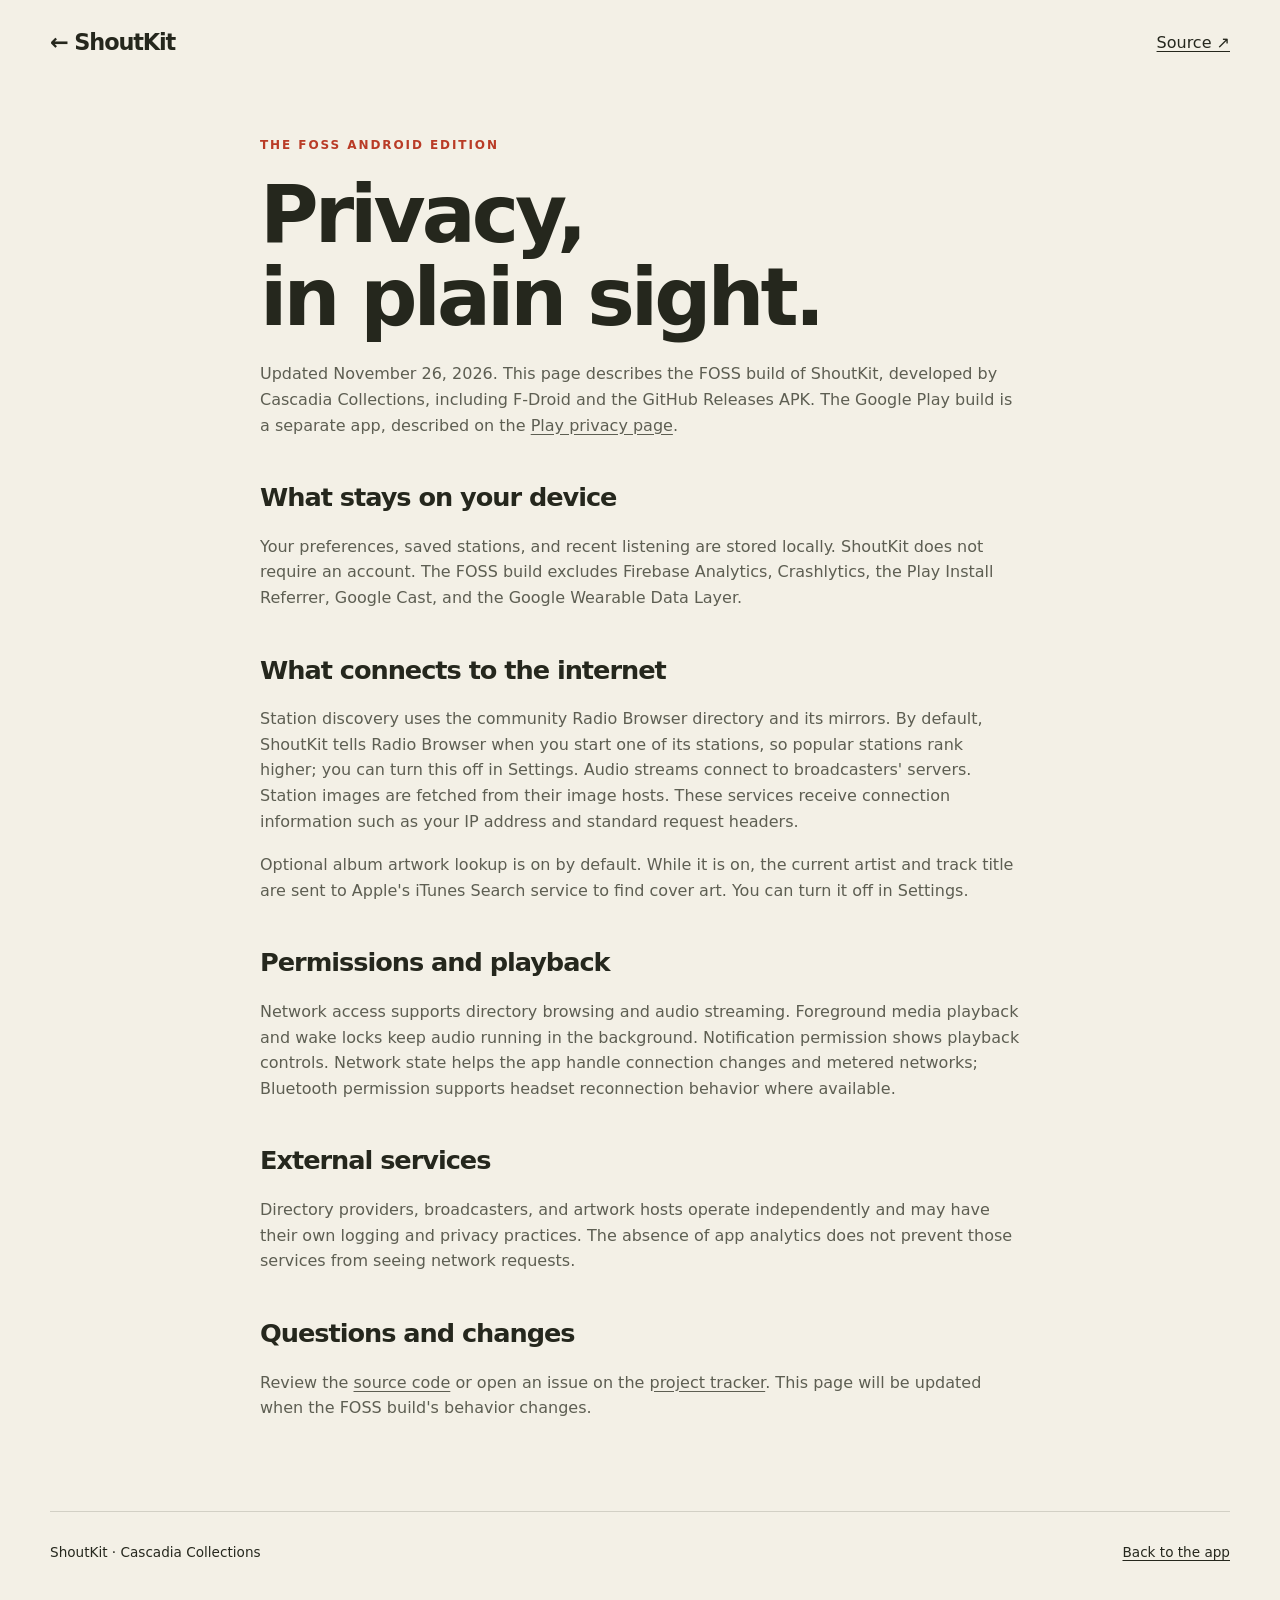
<file: privacy/index.html>
<!doctype html>
<html lang="en">
<head>
<meta charset="utf-8">
<meta name="viewport" content="width=device-width,initial-scale=1">
<title>ShoutKit for Android: privacy (FOSS build)</title>
<meta name="description" content="ShoutKit for Android has no ads, no account and no analytics. How the FOSS build uses local storage and network services.">
<link rel="stylesheet" href="../style.css">
<link rel="icon" href="../assets/icon.svg">
<style>main{max-width:760px;margin:50px auto 90px}h1{font-size:clamp(3rem,7vw,5rem)}h2{font-size:1.6rem;margin-top:45px}main p,main li{color:var(--muted)}</style>
</head>
<body>
<div class="wrap">
<nav aria-label="Main">
<a class="brand" href="../">← ShoutKit</a>
<a href="https://github.com/cascadiacollections/shoutkit-android">Source ↗</a>
</nav>
<main>
<div class="eyebrow">The FOSS Android edition</div>
<h1>Privacy,<br>in plain sight.</h1>
<p>Updated November 26, 2026. This page describes the FOSS build of ShoutKit, developed by Cascadia Collections, including F-Droid and the GitHub Releases APK. The Google Play build is a separate app, described on the <a href="play/">Play privacy page</a>.</p>
<h2>What stays on your device</h2>
<p>Your preferences, saved stations, and recent listening are stored locally. ShoutKit does not require an account. The FOSS build excludes Firebase Analytics, Crashlytics, the Play Install Referrer, Google Cast, and the Google Wearable Data Layer.</p>
<h2>What connects to the internet</h2>
<p>Station discovery uses the community Radio Browser directory and its mirrors. By default, ShoutKit tells Radio Browser when you start one of its stations, so popular stations rank higher; you can turn this off in Settings. Audio streams connect to broadcasters' servers. Station images are fetched from their image hosts. These services receive connection information such as your IP address and standard request headers.</p>
<p>Optional album artwork lookup is on by default. While it is on, the current artist and track title are sent to Apple's iTunes Search service to find cover art. You can turn it off in Settings.</p>
<h2>Permissions and playback</h2>
<p>Network access supports directory browsing and audio streaming. Foreground media playback and wake locks keep audio running in the background. Notification permission shows playback controls. Network state helps the app handle connection changes and metered networks; Bluetooth permission supports headset reconnection behavior where available.</p>
<h2>External services</h2>
<p>Directory providers, broadcasters, and artwork hosts operate independently and may have their own logging and privacy practices. The absence of app analytics does not prevent those services from seeing network requests.</p>
<h2>Questions and changes</h2>
<p>Review the <a href="https://github.com/cascadiacollections/shoutkit-android">source code</a> or open an issue on the <a href="https://github.com/cascadiacollections/shoutkit-android/issues">project tracker</a>. This page will be updated when the FOSS build's behavior changes.</p>
</main>
<footer>
<span>ShoutKit · Cascadia Collections</span>
<a href="../">Back to the app</a>
</footer>
</div>
</body>
</html>
</file>
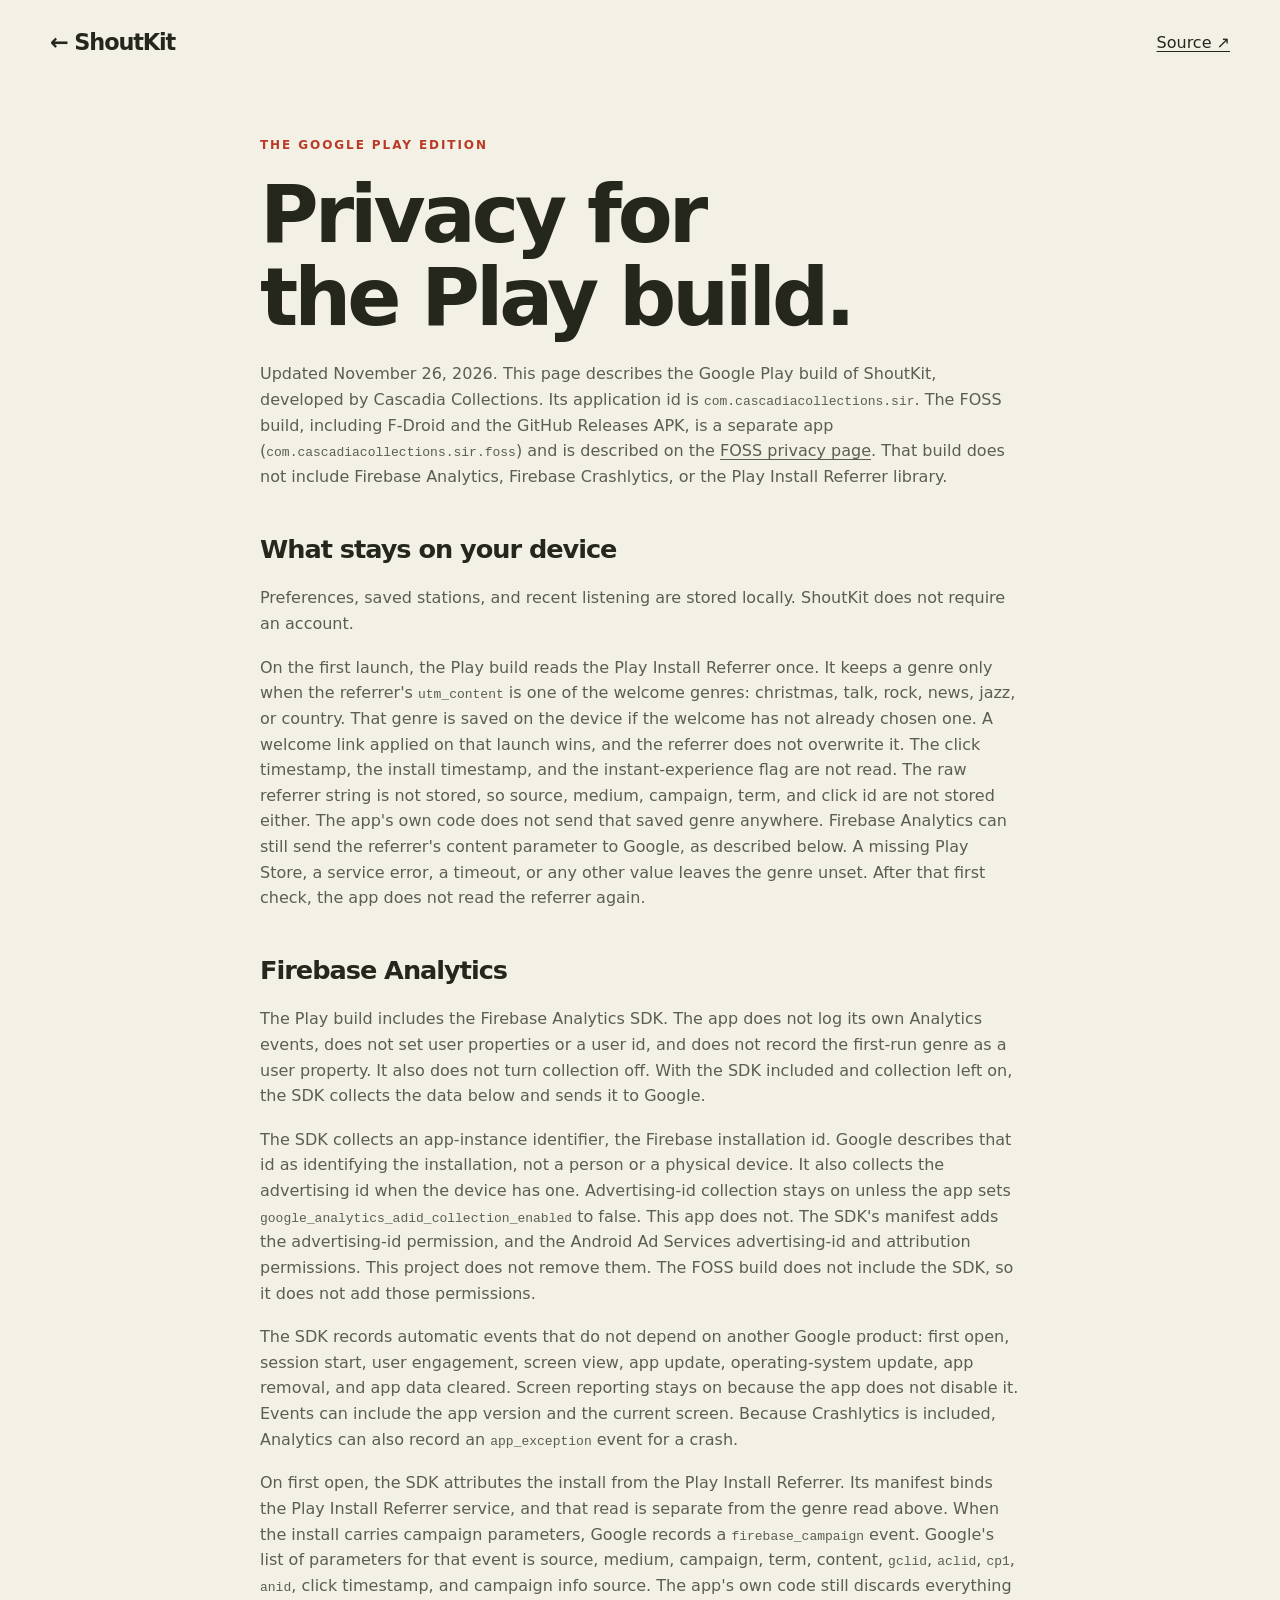
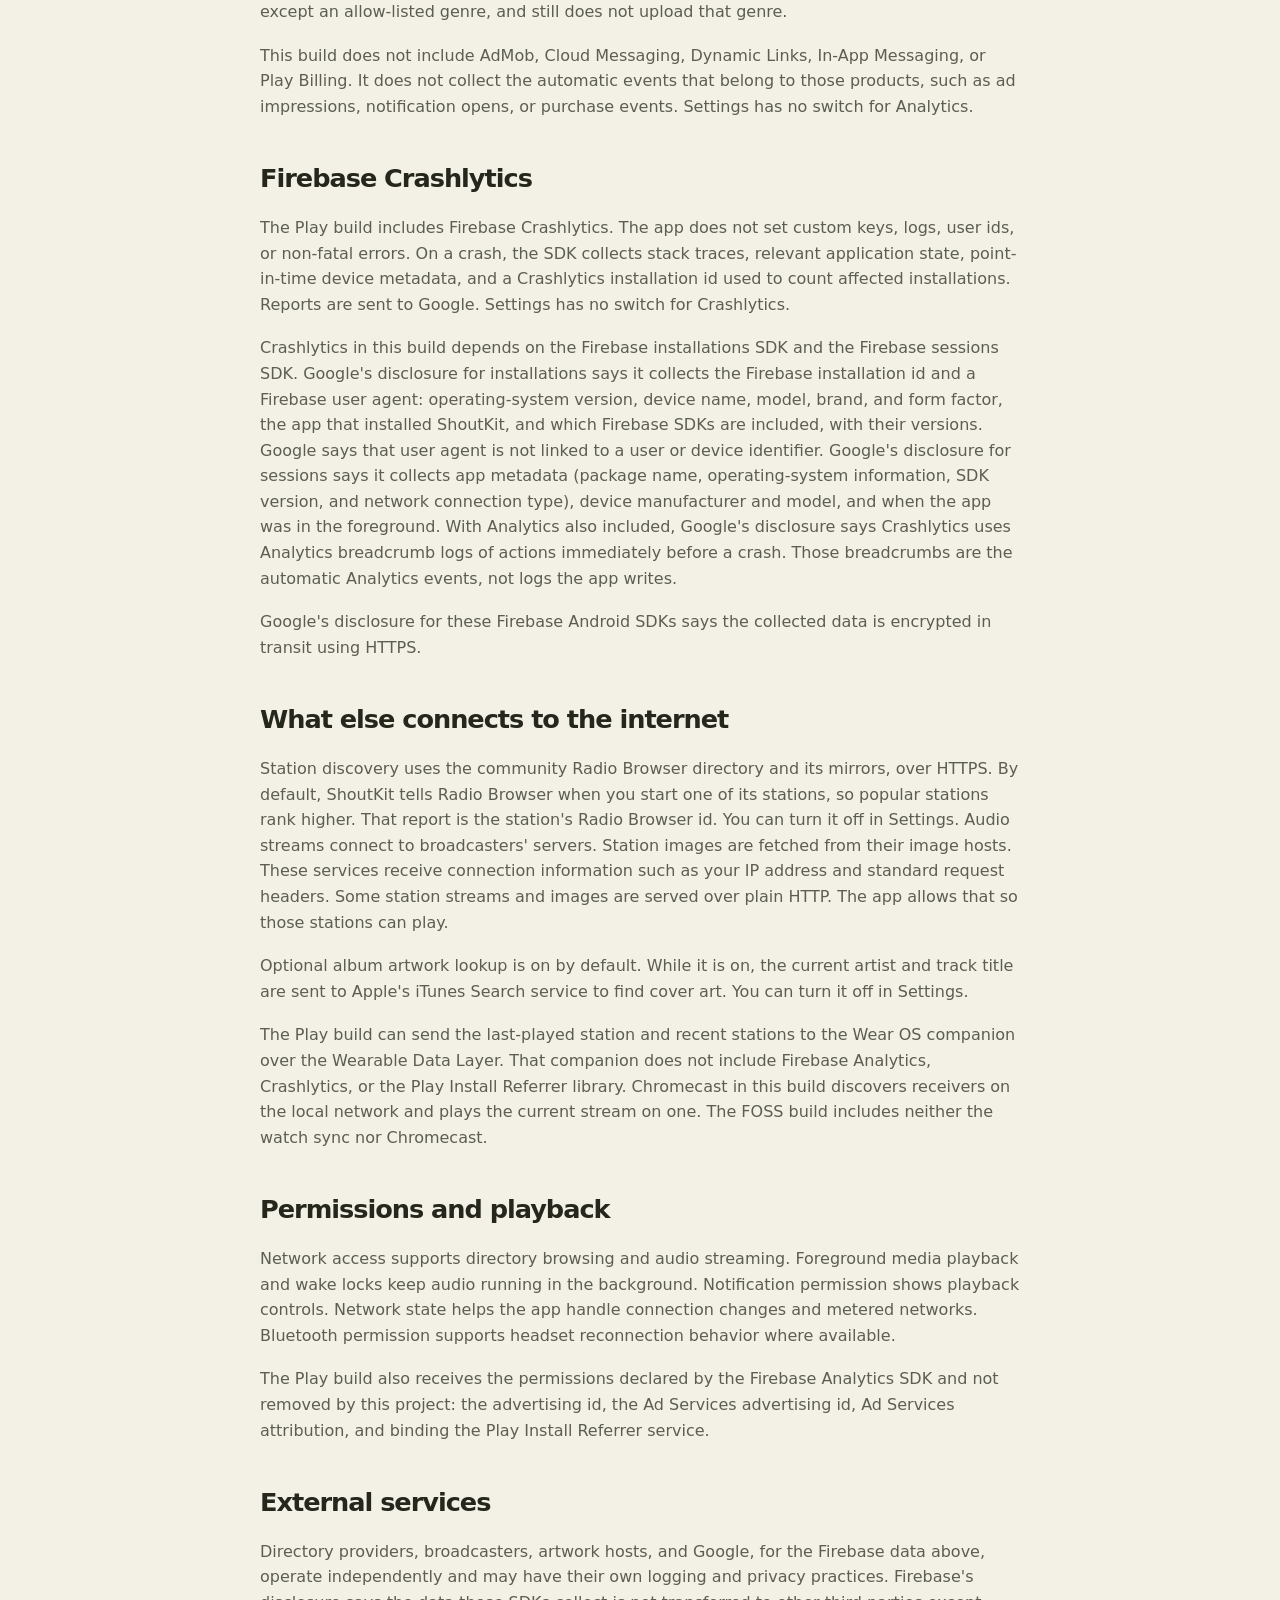
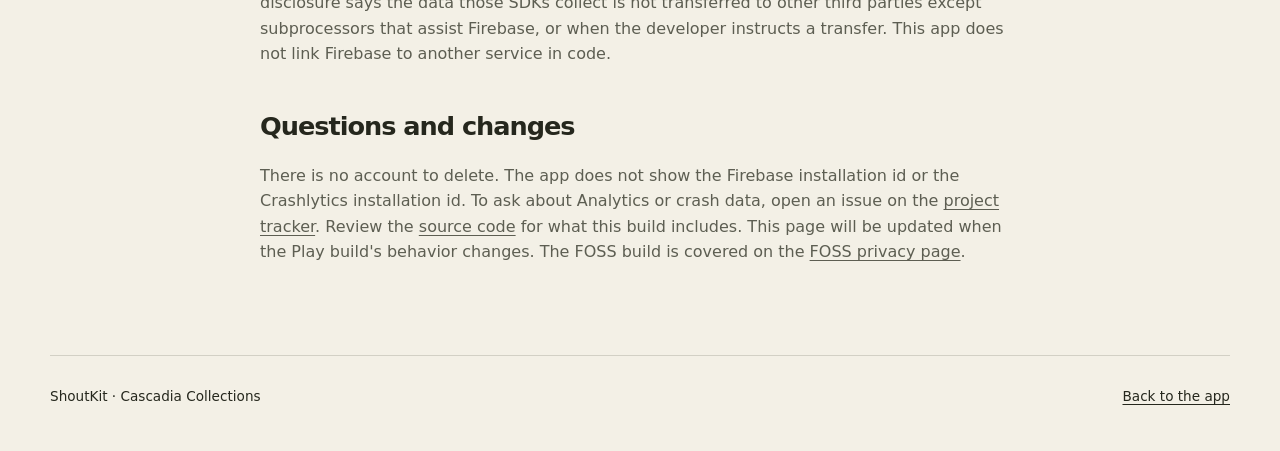
<file: privacy/play/index.html>
<!doctype html>
<html lang="en">
<head>
<meta charset="utf-8">
<meta name="viewport" content="width=device-width,initial-scale=1">
<title>ShoutKit for Android: privacy (Google Play build)</title>
<meta name="description" content="What the Google Play build of ShoutKit sends through Firebase Analytics, Crashlytics, and the Play Install Referrer, and what stays on the device.">
<link rel="stylesheet" href="../../style.css">
<link rel="icon" href="../../assets/icon.svg">
<style>main{max-width:760px;margin:50px auto 90px}h1{font-size:clamp(3rem,7vw,5rem)}h2{font-size:1.6rem;margin-top:45px}main p,main li{color:var(--muted)}</style>
</head>
<body>
<div class="wrap">
<nav aria-label="Main">
<a class="brand" href="../../">← ShoutKit</a>
<a href="https://github.com/cascadiacollections/shoutkit-android">Source ↗</a>
</nav>
<main>
<div class="eyebrow">The Google Play edition</div>
<h1>Privacy for<br>the Play build.</h1>
<p>Updated November 26, 2026. This page describes the Google Play build of ShoutKit, developed by Cascadia Collections. Its application id is <code>com.cascadiacollections.sir</code>. The FOSS build, including F-Droid and the GitHub Releases APK, is a separate app (<code>com.cascadiacollections.sir.foss</code>) and is described on the <a href="../">FOSS privacy page</a>. That build does not include Firebase Analytics, Firebase Crashlytics, or the Play Install Referrer library.</p>

<h2>What stays on your device</h2>
<p>Preferences, saved stations, and recent listening are stored locally. ShoutKit does not require an account.</p>
<p>On the first launch, the Play build reads the Play Install Referrer once. It keeps a genre only when the referrer's <code>utm_content</code> is one of the welcome genres: christmas, talk, rock, news, jazz, or country. That genre is saved on the device if the welcome has not already chosen one. A welcome link applied on that launch wins, and the referrer does not overwrite it. The click timestamp, the install timestamp, and the instant-experience flag are not read. The raw referrer string is not stored, so source, medium, campaign, term, and click id are not stored either. The app's own code does not send that saved genre anywhere. Firebase Analytics can still send the referrer's content parameter to Google, as described below. A missing Play Store, a service error, a timeout, or any other value leaves the genre unset. After that first check, the app does not read the referrer again.</p>

<h2>Firebase Analytics</h2>
<p>The Play build includes the Firebase Analytics SDK. The app does not log its own Analytics events, does not set user properties or a user id, and does not record the first-run genre as a user property. It also does not turn collection off. With the SDK included and collection left on, the SDK collects the data below and sends it to Google.</p>
<p>The SDK collects an app-instance identifier, the Firebase installation id. Google describes that id as identifying the installation, not a person or a physical device. It also collects the advertising id when the device has one. Advertising-id collection stays on unless the app sets <code>google_analytics_adid_collection_enabled</code> to false. This app does not. The SDK's manifest adds the advertising-id permission, and the Android Ad Services advertising-id and attribution permissions. This project does not remove them. The FOSS build does not include the SDK, so it does not add those permissions.</p>
<p>The SDK records automatic events that do not depend on another Google product: first open, session start, user engagement, screen view, app update, operating-system update, app removal, and app data cleared. Screen reporting stays on because the app does not disable it. Events can include the app version and the current screen. Because Crashlytics is included, Analytics can also record an <code>app_exception</code> event for a crash.</p>
<p>On first open, the SDK attributes the install from the Play Install Referrer. Its manifest binds the Play Install Referrer service, and that read is separate from the genre read above. When the install carries campaign parameters, Google records a <code>firebase_campaign</code> event. Google's list of parameters for that event is source, medium, campaign, term, content, <code>gclid</code>, <code>aclid</code>, <code>cp1</code>, <code>anid</code>, click timestamp, and campaign info source. The app's own code still discards everything except an allow-listed genre, and still does not upload that genre.</p>
<p>This build does not include AdMob, Cloud Messaging, Dynamic Links, In-App Messaging, or Play Billing. It does not collect the automatic events that belong to those products, such as ad impressions, notification opens, or purchase events. Settings has no switch for Analytics.</p>

<h2>Firebase Crashlytics</h2>
<p>The Play build includes Firebase Crashlytics. The app does not set custom keys, logs, user ids, or non-fatal errors. On a crash, the SDK collects stack traces, relevant application state, point-in-time device metadata, and a Crashlytics installation id used to count affected installations. Reports are sent to Google. Settings has no switch for Crashlytics.</p>
<p>Crashlytics in this build depends on the Firebase installations SDK and the Firebase sessions SDK. Google's disclosure for installations says it collects the Firebase installation id and a Firebase user agent: operating-system version, device name, model, brand, and form factor, the app that installed ShoutKit, and which Firebase SDKs are included, with their versions. Google says that user agent is not linked to a user or device identifier. Google's disclosure for sessions says it collects app metadata (package name, operating-system information, SDK version, and network connection type), device manufacturer and model, and when the app was in the foreground. With Analytics also included, Google's disclosure says Crashlytics uses Analytics breadcrumb logs of actions immediately before a crash. Those breadcrumbs are the automatic Analytics events, not logs the app writes.</p>
<p>Google's disclosure for these Firebase Android SDKs says the collected data is encrypted in transit using HTTPS.</p>

<h2>What else connects to the internet</h2>
<p>Station discovery uses the community Radio Browser directory and its mirrors, over HTTPS. By default, ShoutKit tells Radio Browser when you start one of its stations, so popular stations rank higher. That report is the station's Radio Browser id. You can turn it off in Settings. Audio streams connect to broadcasters' servers. Station images are fetched from their image hosts. These services receive connection information such as your IP address and standard request headers. Some station streams and images are served over plain HTTP. The app allows that so those stations can play.</p>
<p>Optional album artwork lookup is on by default. While it is on, the current artist and track title are sent to Apple's iTunes Search service to find cover art. You can turn it off in Settings.</p>
<p>The Play build can send the last-played station and recent stations to the Wear OS companion over the Wearable Data Layer. That companion does not include Firebase Analytics, Crashlytics, or the Play Install Referrer library. Chromecast in this build discovers receivers on the local network and plays the current stream on one. The FOSS build includes neither the watch sync nor Chromecast.</p>

<h2>Permissions and playback</h2>
<p>Network access supports directory browsing and audio streaming. Foreground media playback and wake locks keep audio running in the background. Notification permission shows playback controls. Network state helps the app handle connection changes and metered networks. Bluetooth permission supports headset reconnection behavior where available.</p>
<p>The Play build also receives the permissions declared by the Firebase Analytics SDK and not removed by this project: the advertising id, the Ad Services advertising id, Ad Services attribution, and binding the Play Install Referrer service.</p>

<h2>External services</h2>
<p>Directory providers, broadcasters, artwork hosts, and Google, for the Firebase data above, operate independently and may have their own logging and privacy practices. Firebase's disclosure says the data those SDKs collect is not transferred to other third parties except subprocessors that assist Firebase, or when the developer instructs a transfer. This app does not link Firebase to another service in code.</p>

<h2>Questions and changes</h2>
<p>There is no account to delete. The app does not show the Firebase installation id or the Crashlytics installation id. To ask about Analytics or crash data, open an issue on the <a href="https://github.com/cascadiacollections/shoutkit-android/issues">project tracker</a>. Review the <a href="https://github.com/cascadiacollections/shoutkit-android">source code</a> for what this build includes. This page will be updated when the Play build's behavior changes. The FOSS build is covered on the <a href="../">FOSS privacy page</a>.</p>
</main>
<footer>
<span>ShoutKit · Cascadia Collections</span>
<a href="../../">Back to the app</a>
</footer>
</div>
</body>
</html>
</file>
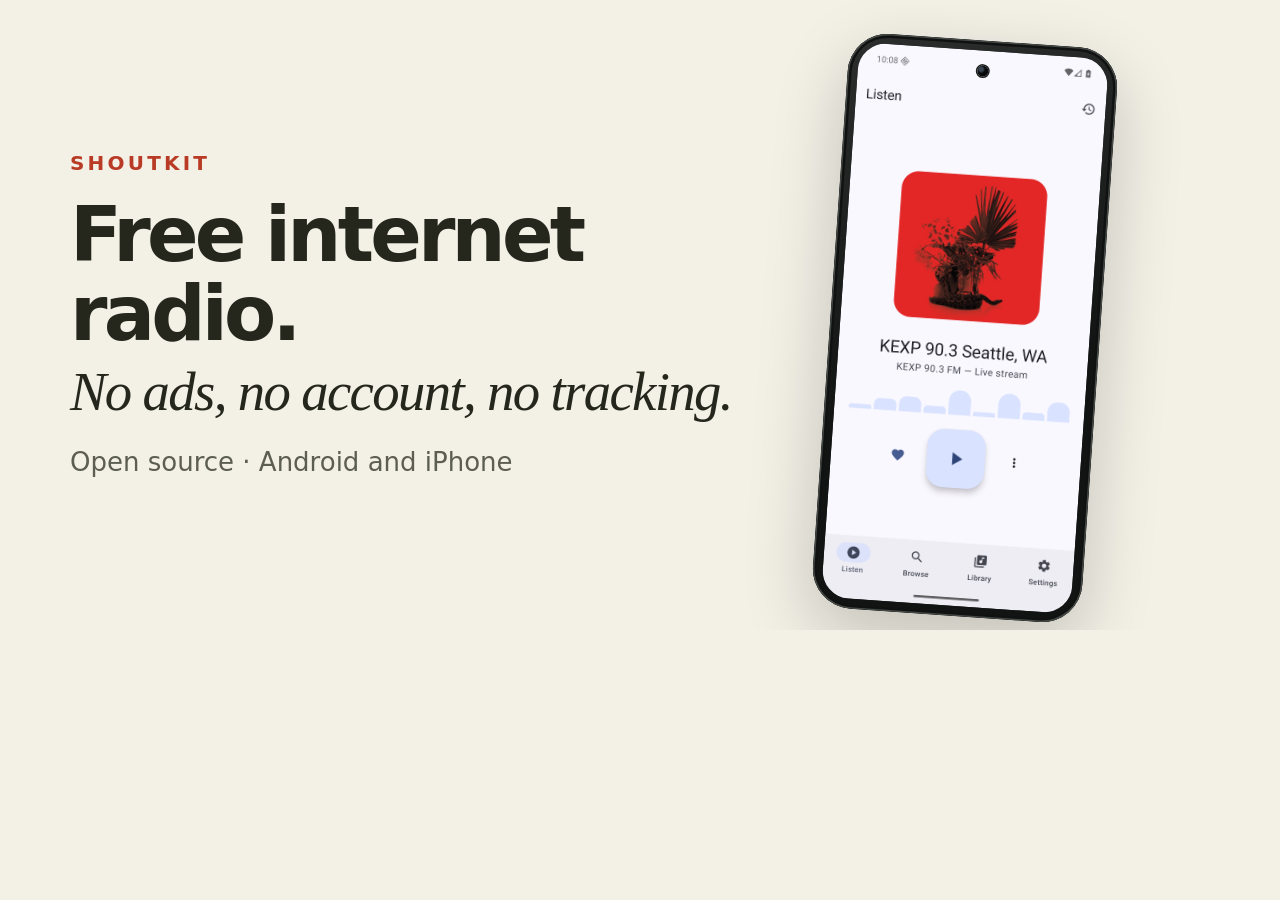
<file: docs/social-card.html>
<!doctype html>
<html lang="en">
<head>
<meta charset="utf-8">
<meta name="robots" content="noindex,nofollow">
<title>ShoutKit social card source</title>
<!-- Source for assets/social.png. Not linked from the site. Render at exactly
     1200x630 with headless Chromium, for example with Playwright:
     page.set_viewport_size(1200x630); page.goto(".../social-card.html"); page.screenshot() -->
<link rel="stylesheet" href="style.css">
<style>
html,body{width:1200px;height:630px;overflow:hidden}
body{display:grid;grid-template-columns:1fr 330px;align-items:center;gap:40px;padding:0 70px}
h1{font-size:76px;margin:16px 0 18px}
p.eyebrow{font-size:20px}
.promise{font-size:26px;color:var(--muted);margin:0}
.phone{width:270px;transform:rotate(4deg);margin-top:40px}
</style>
</head>
<body>
<div>
<p class="eyebrow">ShoutKit</p>
<h1>Free internet radio.<span>No ads, no account, no&nbsp;tracking.</span></h1>
<p class="promise">Open source · Android and iPhone</p>
</div>
<div class="phone"><img src="assets/listen.webp" alt="" width="1080" height="2400"></div>
</body>
</html>
</file>
<file: style.css>
/* Warm paper, charcoal ink, and a terracotta download accent. */
:root{--accent:#b93b26;--accent-deep:#9e3020;--line:#25271d29;--muted:#5d5e52;--paper:#f3f0e6;--panel:#e9e3d5;--ink:#25271d;--sun:#e6bc49}
*{box-sizing:border-box}
html{scroll-behavior:smooth;scroll-padding-top:1.5rem}
body{margin:0;background:var(--paper);color:var(--ink);font-family:Inter,ui-sans-serif,system-ui,-apple-system,"Segoe UI",Roboto,sans-serif;line-height:1.6;overflow-wrap:break-word}
a{color:inherit;text-underline-offset:3px}
a,button{-webkit-tap-highlight-color:transparent}
a:focus-visible,summary:focus-visible{outline:3px solid var(--accent);outline-offset:4px;border-radius:4px}
img{max-width:100%}
.skip{position:absolute;left:1rem;top:-5rem;background:var(--accent);color:#fff;padding:.6rem 1rem;z-index:10;border-radius:6px}
.skip:focus{top:1rem}
.wrap{width:min(1180px,calc(100% - 48px));margin:auto}

/* Navigation */
nav{display:flex;align-items:center;justify-content:space-between;padding:25px 0;gap:16px}
.brand{font-size:1.4rem;font-weight:800;text-decoration:none;letter-spacing:-.05em;display:flex;align-items:center;gap:12px}
.brandmark{display:flex;align-items:center;gap:3px;height:28px}
.brandmark i{display:block;width:4px;background:var(--accent);border-radius:4px}
.brandmark i:nth-child(1),.brandmark i:nth-child(5){height:12px}
.brandmark i:nth-child(2),.brandmark i:nth-child(4){height:22px}
.brandmark i:nth-child(3){height:30px}
.navlinks{display:flex;align-items:center;gap:24px;font-size:.9rem}
.navlinks a{text-decoration:none}
.navlinks a:hover{text-decoration:underline}
.navlinks .navdownload{background:var(--accent);color:#fff;padding:10px 18px;border-radius:100px;font-weight:700}
.navlinks .navdownload:hover{background:var(--accent-deep);text-decoration:none}

/* Type */
.eyebrow{font-size:.75rem;text-transform:uppercase;letter-spacing:.16em;font-weight:700;color:var(--accent);margin:0}
h1{font-size:clamp(2.6rem,6vw,5rem);line-height:1.04;letter-spacing:-.05em;margin:18px 0 22px}
h1 span{display:block;font-family:Georgia,serif;font-style:italic;font-weight:400;letter-spacing:-.03em;font-size:.72em;line-height:1.15;margin-top:8px}
h2{font-size:clamp(1.9rem,4vw,3.2rem);line-height:1.12;letter-spacing:-.04em;margin:12px 0 22px}
h3{font-size:1.2rem;letter-spacing:-.02em;margin:0 0 8px}
p{margin:0 0 18px}
.intro{font-size:1.12rem;max-width:520px}
.small{font-size:.85rem}
.muted{color:var(--muted)}
a.inline{color:var(--ink)}

/* Buttons */
.buttons{display:flex;gap:12px;flex-wrap:wrap;margin:28px 0 20px}
.button{display:inline-flex;align-items:center;justify-content:center;gap:10px;padding:14px 24px;border:1px solid var(--ink);border-radius:100px;text-decoration:none;font-size:.95rem;font-weight:650;transition:transform .18s,background .18s;min-height:48px;text-align:center}
.button:hover{transform:translateY(-2px)}
.button.primary{background:var(--accent);border-color:var(--accent);color:#fff;box-shadow:0 5px 0 #8a2a1c14}
.button.primary:hover{background:var(--accent-deep);border-color:var(--accent-deep)}

/* Hero */
.hero{display:grid;grid-template-columns:1.2fr 1fr;gap:60px;align-items:center;padding:50px 0 80px}
.hero .small{margin-bottom:6px}
.heroart{position:relative;display:grid;place-items:center;min-height:540px}
.heroart:before{content:'';position:absolute;width:400px;height:400px;border:1px solid #b995543a;border-radius:50%;box-shadow:0 0 0 45px #c9b1810d,0 0 0 90px #c9b18109}
.heroart .phone{width:258px;transform:rotate(4deg);box-shadow:inset 0 0 0 1.5px #464a47,inset 0 0 0 4px #101211,0 35px 65px #33261530}
/* Device frame: a generic phone drawn in CSS (rounded body, bezel, centered
   punch-hole camera). Deliberately not a replica of any real handset, and no
   mockup images, so there is nothing to license. Sizes are relative, so the
   frame scales with its width. */
.phone{--frame:clamp(6px,3.2%,10px);position:relative;background:linear-gradient(160deg,#2b2e2c,#121413 60%);padding:var(--frame);border-radius:clamp(26px,15%,40px)/clamp(26px,7%,40px);box-shadow:inset 0 0 0 1.5px #464a47,inset 0 0 0 4px #101211,0 25px 70px #0003;width:255px;max-width:100%;margin:auto}
.phone:before{content:'';position:absolute;z-index:1;top:calc(var(--frame) + 2.6%);left:50%;width:4.2%;aspect-ratio:1;transform:translateX(-50%);border-radius:50%;background:radial-gradient(circle at 35% 35%,#3a4652 0 18%,#07090a 40%);box-shadow:0 0 0 1.5px #1c1f1e}
.phone img{display:block;width:100%;height:auto;border-radius:clamp(18px,11%,32px)/clamp(18px,5%,32px);background:#f7f7fb}

/* The promise strip */
.signal{display:flex;flex-wrap:wrap;justify-content:space-between;gap:10px 24px;padding:22px 0;margin:0;list-style:none;border-top:1px solid var(--line);font-size:.78rem;font-weight:700;letter-spacing:.12em;text-transform:uppercase}
.signal li{display:flex;align-items:center;gap:10px}
.signal li:before{content:'';width:7px;height:7px;border-radius:50%;background:var(--accent)}

/* Sections */
section{padding:84px 0;border-top:1px solid var(--line)}
.sectionhead{display:flex;justify-content:space-between;align-items:end;gap:50px;margin-bottom:40px}
.sectionhead p{max-width:380px}
.sectionhead h2{margin-bottom:0}
.benefits{display:grid;grid-template-columns:repeat(4,1fr);gap:28px}
.benefits article{background:var(--panel);border:1px solid var(--line);border-radius:14px;padding:26px}
.benefits p{margin:0}
.gallery{display:grid;grid-template-columns:repeat(3,1fr);gap:45px}
.gallery figure{margin:0;text-align:center}
.gallery figcaption{margin:22px auto 0;max-width:290px;font-size:.92rem}
.gallery figcaption strong{display:block;font-size:1.05rem;margin-bottom:4px}
.shotnote{text-align:center;margin:36px 0 56px;font-size:.8rem;color:var(--muted)}
.featuregrid{display:grid;grid-template-columns:repeat(4,1fr);gap:32px}
.featuregrid article{border-top:1px solid var(--line);padding-top:22px}
.featuregrid p{margin:0}

/* Privacy */
.open{display:grid;grid-template-columns:1.2fr 1fr;gap:70px;align-items:start}
.facts{list-style:none;margin:0;padding:8px 28px;background:var(--panel);border:1px solid var(--line);border-radius:14px}
.facts li{display:flex;justify-content:space-between;gap:16px;padding:16px 0;border-bottom:1px solid var(--line);font-weight:650}
.facts li:last-child{border-bottom:0}
.facts span{color:var(--muted);font-weight:400}

/* Download */
.install{display:grid;grid-template-columns:1.1fr 1fr;gap:80px}
.stores{list-style:none;margin:0;padding:0;display:grid;gap:18px}
.stores li{display:grid;gap:6px;justify-items:start}
.stores .small{max-width:440px}
.steps{list-style:none;padding:0;margin:0;counter-reset:steps;align-self:center}
.steps li{counter-increment:steps;border-bottom:1px solid var(--line);padding:20px 0 20px 50px;position:relative}
.steps li:before{content:'0' counter(steps);position:absolute;left:0;font-family:monospace;color:var(--muted)}
.steps strong{display:block}

/* Built in the open */
.opengrid{list-style:none;margin:0;padding:0;display:grid;grid-template-columns:repeat(4,1fr);gap:28px}
.opengrid li{border-top:2px solid var(--ink);padding-top:20px}
.opengrid p{margin-bottom:10px}
.opengrid a{font-weight:650}

/* Support */
.support{display:grid;grid-template-columns:1fr 1fr;gap:70px;align-items:start}
.supportlist{list-style:none;margin:0;padding:0}
.supportlist li{padding:16px 0;border-bottom:1px solid var(--line)}
.supportlist li:first-child{padding-top:0}
.supportlist a,.supportlist strong{font-weight:650;display:block}

/* FAQ */
.faq{max-width:800px}
details{border-bottom:1px solid var(--line);padding:18px 0}
summary{cursor:pointer;font-weight:650;font-size:1.05rem}
details p{padding-top:12px;max-width:700px;margin:0}

/* Closing */
.closing{background:var(--sun);color:var(--ink);padding:60px;border-radius:24px;display:flex;align-items:center;justify-content:space-between;gap:30px;margin-bottom:70px}
.closing h2{max-width:650px;margin:0}
.closingbuttons{display:flex;gap:12px;flex-wrap:wrap}
.closing .button{white-space:nowrap}
.closing a:focus-visible{outline-color:var(--ink)}

footer{display:flex;justify-content:space-between;flex-wrap:wrap;gap:16px 20px;padding:30px 0 45px;font-size:.85rem;border-top:1px solid var(--line)}
footer div{display:flex;flex-wrap:wrap;gap:12px 20px}

@media(max-width:1000px){
.benefits,.featuregrid,.opengrid{grid-template-columns:1fr 1fr}
}
@media(max-width:800px){
.hero{gap:30px;padding:30px 0 60px;grid-template-columns:1fr}
.heroart{min-height:0;padding:40px 0}
.heroart:before{width:300px;height:300px}
.navlinks{gap:16px}
.gallery{gap:20px}
.open,.install,.support{grid-template-columns:1fr;gap:36px}
.closing{display:block;padding:32px}
.closingbuttons{margin-top:24px}
}
@media(max-width:600px){
.wrap{width:calc(100% - 32px)}
nav{padding:18px 0}
.navlinks .opt{display:none}
.navlinks .navdownload{padding:9px 14px}
.sectionhead{display:block}
.sectionhead p{margin-top:16px}
.gallery{grid-template-columns:1fr;gap:44px}
.gallery .phone{width:235px}
.benefits,.featuregrid,.opengrid{grid-template-columns:1fr;gap:18px}
section{padding:56px 0}
.signal{justify-content:flex-start}
.facts{padding:4px 18px}
.closing .button{white-space:normal}
footer{flex-direction:column}
}
@media(prefers-reduced-motion:reduce){html{scroll-behavior:auto}
*,*:before,*:after{transition:none!important}
}

/* Holiday promo (seasonal): remove with #promo-bar and #holidays after the season. */
.promo-bar{background:linear-gradient(90deg,#efe3c4,#efd2c6);border-bottom:1px solid var(--line);padding:10px 24px;text-align:center;font-size:.88rem;line-height:1.45}
.promo-bar a{color:var(--accent-deep);font-weight:700}
.promo-bar[hidden]{display:none}
.holidaygrid{grid-template-columns:repeat(3,1fr)}
.holidaynote{margin:28px 0 0}
@media (max-width:900px){.holidaygrid{grid-template-columns:1fr}}

/* Black Friday / Cyber Monday. promo.js removes `hidden` inside the window.
   Until then these nodes take no space, including when JavaScript is off. */
.bf-banner{background:var(--ink);color:var(--paper)}
.bf-banner[hidden],#bf-promo[hidden]{display:none}
.bf-banner-inner{width:min(1180px,calc(100% - 48px));margin:auto;padding:14px 0;display:flex;align-items:center;justify-content:space-between;gap:12px 20px}
.bf-banner p{margin:0;flex:1 1 280px;font-size:.92rem;line-height:1.45}
.bf-banner-actions{display:flex;align-items:center;gap:4px;flex:none}
.bf-banner .button{min-height:44px;padding:8px 16px;font-size:.88rem;white-space:nowrap}
.bf-dismiss{appearance:none;background:transparent;color:var(--paper);border:0;border-radius:100px;min-height:44px;padding:8px 12px;font:inherit;font-size:.88rem;font-weight:650;text-decoration:underline;text-underline-offset:3px;cursor:pointer}
.bf-banner a:focus-visible,.bf-banner button:focus-visible{outline:3px solid var(--paper);outline-offset:3px;border-radius:4px}
#bf-promo{padding:56px 0}
.bf-lead{max-width:62ch}
@media(max-width:800px){
.bf-banner-inner{flex-wrap:wrap;align-items:flex-start}
.bf-banner-actions{flex-wrap:wrap}
}
@media(max-width:600px){
.bf-banner-inner{width:calc(100% - 32px)}
.bf-banner .button{white-space:normal}
}
@media(prefers-reduced-motion:reduce){
.bf-banner,.bf-banner *,#bf-promo,#bf-promo *{transition:none!important;animation:none!important}
}
@media(forced-colors:active){
.bf-banner{border-bottom:1px solid CanvasText}
.bf-banner .button,.bf-dismiss{border:1px solid ButtonText}
}
</file>
<file: docs/style.css>
/* Warm paper, charcoal ink, and a terracotta download accent. */
:root{--accent:#b93b26;--accent-deep:#9e3020;--line:#25271d29;--muted:#5d5e52;--paper:#f3f0e6;--panel:#e9e3d5;--ink:#25271d;--sun:#e6bc49}
*{box-sizing:border-box}
html{scroll-behavior:smooth;scroll-padding-top:1.5rem}
body{margin:0;background:var(--paper);color:var(--ink);font-family:Inter,ui-sans-serif,system-ui,-apple-system,"Segoe UI",Roboto,sans-serif;line-height:1.6;overflow-wrap:break-word}
a{color:inherit;text-underline-offset:3px}
a,button{-webkit-tap-highlight-color:transparent}
a:focus-visible,summary:focus-visible{outline:3px solid var(--accent);outline-offset:4px;border-radius:4px}
img{max-width:100%}
.skip{position:absolute;left:1rem;top:-5rem;background:var(--accent);color:#fff;padding:.6rem 1rem;z-index:10;border-radius:6px}
.skip:focus{top:1rem}
.wrap{width:min(1180px,calc(100% - 48px));margin:auto}

/* Navigation */
nav{display:flex;align-items:center;justify-content:space-between;padding:25px 0;gap:16px}
.brand{font-size:1.4rem;font-weight:800;text-decoration:none;letter-spacing:-.05em;display:flex;align-items:center;gap:12px}
.brandmark{display:flex;align-items:center;gap:3px;height:28px}
.brandmark i{display:block;width:4px;background:var(--accent);border-radius:4px}
.brandmark i:nth-child(1),.brandmark i:nth-child(5){height:12px}
.brandmark i:nth-child(2),.brandmark i:nth-child(4){height:22px}
.brandmark i:nth-child(3){height:30px}
.navlinks{display:flex;align-items:center;gap:24px;font-size:.9rem}
.navlinks a{text-decoration:none}
.navlinks a:hover{text-decoration:underline}
.navlinks .navdownload{background:var(--accent);color:#fff;padding:10px 18px;border-radius:100px;font-weight:700}
.navlinks .navdownload:hover{background:var(--accent-deep);text-decoration:none}

/* Type */
.eyebrow{font-size:.75rem;text-transform:uppercase;letter-spacing:.16em;font-weight:700;color:var(--accent);margin:0}
h1{font-size:clamp(2.6rem,6vw,5rem);line-height:1.04;letter-spacing:-.05em;margin:18px 0 22px}
h1 span{display:block;font-family:Georgia,serif;font-style:italic;font-weight:400;letter-spacing:-.03em;font-size:.72em;line-height:1.15;margin-top:8px}
h2{font-size:clamp(1.9rem,4vw,3.2rem);line-height:1.12;letter-spacing:-.04em;margin:12px 0 22px}
h3{font-size:1.2rem;letter-spacing:-.02em;margin:0 0 8px}
p{margin:0 0 18px}
.intro{font-size:1.12rem;max-width:520px}
.small{font-size:.85rem}
.muted{color:var(--muted)}
a.inline{color:var(--ink)}

/* Buttons */
.buttons{display:flex;gap:12px;flex-wrap:wrap;margin:28px 0 20px}
.button{display:inline-flex;align-items:center;justify-content:center;gap:10px;padding:14px 24px;border:1px solid var(--ink);border-radius:100px;text-decoration:none;font-size:.95rem;font-weight:650;transition:transform .18s,background .18s;min-height:48px;text-align:center}
.button:hover{transform:translateY(-2px)}
.button.primary{background:var(--accent);border-color:var(--accent);color:#fff;box-shadow:0 5px 0 #8a2a1c14}
.button.primary:hover{background:var(--accent-deep);border-color:var(--accent-deep)}

/* Hero */
.hero{display:grid;grid-template-columns:1.2fr 1fr;gap:60px;align-items:center;padding:50px 0 80px}
.hero .small{margin-bottom:6px}
.heroart{position:relative;display:grid;place-items:center;min-height:540px}
.heroart:before{content:'';position:absolute;width:400px;height:400px;border:1px solid #b995543a;border-radius:50%;box-shadow:0 0 0 45px #c9b1810d,0 0 0 90px #c9b18109}
.heroart .phone{width:258px;transform:rotate(4deg);box-shadow:inset 0 0 0 1.5px #464a47,inset 0 0 0 4px #101211,0 35px 65px #33261530}
/* Device frame: a generic phone drawn in CSS (rounded body, bezel, centered
   punch-hole camera). Deliberately not a replica of any real handset, and no
   mockup images, so there is nothing to license. Sizes are relative, so the
   frame scales with its width. */
.phone{--frame:clamp(6px,3.2%,10px);position:relative;background:linear-gradient(160deg,#2b2e2c,#121413 60%);padding:var(--frame);border-radius:clamp(26px,15%,40px)/clamp(26px,7%,40px);box-shadow:inset 0 0 0 1.5px #464a47,inset 0 0 0 4px #101211,0 25px 70px #0003;width:255px;max-width:100%;margin:auto}
.phone:before{content:'';position:absolute;z-index:1;top:calc(var(--frame) + 2.6%);left:50%;width:4.2%;aspect-ratio:1;transform:translateX(-50%);border-radius:50%;background:radial-gradient(circle at 35% 35%,#3a4652 0 18%,#07090a 40%);box-shadow:0 0 0 1.5px #1c1f1e}
.phone img{display:block;width:100%;height:auto;border-radius:clamp(18px,11%,32px)/clamp(18px,5%,32px);background:#f7f7fb}

/* The promise strip */
.signal{display:flex;flex-wrap:wrap;justify-content:space-between;gap:10px 24px;padding:22px 0;margin:0;list-style:none;border-top:1px solid var(--line);font-size:.78rem;font-weight:700;letter-spacing:.12em;text-transform:uppercase}
.signal li{display:flex;align-items:center;gap:10px}
.signal li:before{content:'';width:7px;height:7px;border-radius:50%;background:var(--accent)}

/* Sections */
section{padding:84px 0;border-top:1px solid var(--line)}
.sectionhead{display:flex;justify-content:space-between;align-items:end;gap:50px;margin-bottom:40px}
.sectionhead p{max-width:380px}
.sectionhead h2{margin-bottom:0}
.benefits{display:grid;grid-template-columns:repeat(4,1fr);gap:28px}
.benefits article{background:var(--panel);border:1px solid var(--line);border-radius:14px;padding:26px}
.benefits p{margin:0}
.gallery{display:grid;grid-template-columns:repeat(3,1fr);gap:45px}
.gallery figure{margin:0;text-align:center}
.gallery figcaption{margin:22px auto 0;max-width:290px;font-size:.92rem}
.gallery figcaption strong{display:block;font-size:1.05rem;margin-bottom:4px}
.shotnote{text-align:center;margin:36px 0 56px;font-size:.8rem;color:var(--muted)}
.featuregrid{display:grid;grid-template-columns:repeat(4,1fr);gap:32px}
.featuregrid article{border-top:1px solid var(--line);padding-top:22px}
.featuregrid p{margin:0}

/* Privacy */
.open{display:grid;grid-template-columns:1.2fr 1fr;gap:70px;align-items:start}
.facts{list-style:none;margin:0;padding:8px 28px;background:var(--panel);border:1px solid var(--line);border-radius:14px}
.facts li{display:flex;justify-content:space-between;gap:16px;padding:16px 0;border-bottom:1px solid var(--line);font-weight:650}
.facts li:last-child{border-bottom:0}
.facts span{color:var(--muted);font-weight:400}

/* Download */
.install{display:grid;grid-template-columns:1.1fr 1fr;gap:80px}
.stores{list-style:none;margin:0;padding:0;display:grid;gap:18px}
.stores li{display:grid;gap:6px;justify-items:start}
.stores .small{max-width:440px}
.steps{list-style:none;padding:0;margin:0;counter-reset:steps;align-self:center}
.steps li{counter-increment:steps;border-bottom:1px solid var(--line);padding:20px 0 20px 50px;position:relative}
.steps li:before{content:'0' counter(steps);position:absolute;left:0;font-family:monospace;color:var(--muted)}
.steps strong{display:block}

/* Built in the open */
.opengrid{list-style:none;margin:0;padding:0;display:grid;grid-template-columns:repeat(4,1fr);gap:28px}
.opengrid li{border-top:2px solid var(--ink);padding-top:20px}
.opengrid p{margin-bottom:10px}
.opengrid a{font-weight:650}

/* Support */
.support{display:grid;grid-template-columns:1fr 1fr;gap:70px;align-items:start}
.supportlist{list-style:none;margin:0;padding:0}
.supportlist li{padding:16px 0;border-bottom:1px solid var(--line)}
.supportlist li:first-child{padding-top:0}
.supportlist a,.supportlist strong{font-weight:650;display:block}

/* FAQ */
.faq{max-width:800px}
details{border-bottom:1px solid var(--line);padding:18px 0}
summary{cursor:pointer;font-weight:650;font-size:1.05rem}
details p{padding-top:12px;max-width:700px;margin:0}

/* Closing */
.closing{background:var(--sun);color:var(--ink);padding:60px;border-radius:24px;display:flex;align-items:center;justify-content:space-between;gap:30px;margin-bottom:70px}
.closing h2{max-width:650px;margin:0}
.closingbuttons{display:flex;gap:12px;flex-wrap:wrap}
.closing .button{white-space:nowrap}
.closing a:focus-visible{outline-color:var(--ink)}

footer{display:flex;justify-content:space-between;flex-wrap:wrap;gap:16px 20px;padding:30px 0 45px;font-size:.85rem;border-top:1px solid var(--line)}
footer div{display:flex;flex-wrap:wrap;gap:12px 20px}

@media(max-width:1000px){
.benefits,.featuregrid,.opengrid{grid-template-columns:1fr 1fr}
}
@media(max-width:800px){
.hero{gap:30px;padding:30px 0 60px;grid-template-columns:1fr}
.heroart{min-height:0;padding:40px 0}
.heroart:before{width:300px;height:300px}
.navlinks{gap:16px}
.gallery{gap:20px}
.open,.install,.support{grid-template-columns:1fr;gap:36px}
.closing{display:block;padding:32px}
.closingbuttons{margin-top:24px}
}
@media(max-width:600px){
.wrap{width:calc(100% - 32px)}
nav{padding:18px 0}
.navlinks .opt{display:none}
.navlinks .navdownload{padding:9px 14px}
.sectionhead{display:block}
.sectionhead p{margin-top:16px}
.gallery{grid-template-columns:1fr;gap:44px}
.gallery .phone{width:235px}
.benefits,.featuregrid,.opengrid{grid-template-columns:1fr;gap:18px}
section{padding:56px 0}
.signal{justify-content:flex-start}
.facts{padding:4px 18px}
.closing .button{white-space:normal}
footer{flex-direction:column}
}
@media(prefers-reduced-motion:reduce){html{scroll-behavior:auto}
*,*:before,*:after{transition:none!important}
}

/* Holiday promo (seasonal): remove with #promo-bar and #holidays after the season. */
.promo-bar{background:linear-gradient(90deg,#efe3c4,#efd2c6);border-bottom:1px solid var(--line);padding:10px 24px;text-align:center;font-size:.88rem;line-height:1.45}
.promo-bar a{color:var(--accent-deep);font-weight:700}
.promo-bar[hidden]{display:none}
.holidaygrid{grid-template-columns:repeat(3,1fr)}
.holidaynote{margin:28px 0 0}
@media (max-width:900px){.holidaygrid{grid-template-columns:1fr}}

/* Black Friday / Cyber Monday. promo.js removes `hidden` inside the window.
   Until then these nodes take no space, including when JavaScript is off. */
.bf-banner{background:var(--ink);color:var(--paper)}
.bf-banner[hidden],#bf-promo[hidden]{display:none}
.bf-banner-inner{width:min(1180px,calc(100% - 48px));margin:auto;padding:14px 0;display:flex;align-items:center;justify-content:space-between;gap:12px 20px}
.bf-banner p{margin:0;flex:1 1 280px;font-size:.92rem;line-height:1.45}
.bf-banner-actions{display:flex;align-items:center;gap:4px;flex:none}
.bf-banner .button{min-height:44px;padding:8px 16px;font-size:.88rem;white-space:nowrap}
.bf-dismiss{appearance:none;background:transparent;color:var(--paper);border:0;border-radius:100px;min-height:44px;padding:8px 12px;font:inherit;font-size:.88rem;font-weight:650;text-decoration:underline;text-underline-offset:3px;cursor:pointer}
.bf-banner a:focus-visible,.bf-banner button:focus-visible{outline:3px solid var(--paper);outline-offset:3px;border-radius:4px}
#bf-promo{padding:56px 0}
.bf-lead{max-width:62ch}
@media(max-width:800px){
.bf-banner-inner{flex-wrap:wrap;align-items:flex-start}
.bf-banner-actions{flex-wrap:wrap}
}
@media(max-width:600px){
.bf-banner-inner{width:calc(100% - 32px)}
.bf-banner .button{white-space:normal}
}
@media(prefers-reduced-motion:reduce){
.bf-banner,.bf-banner *,#bf-promo,#bf-promo *{transition:none!important;animation:none!important}
}
@media(forced-colors:active){
.bf-banner{border-bottom:1px solid CanvasText}
.bf-banner .button,.bf-dismiss{border:1px solid ButtonText}
}
</file>
